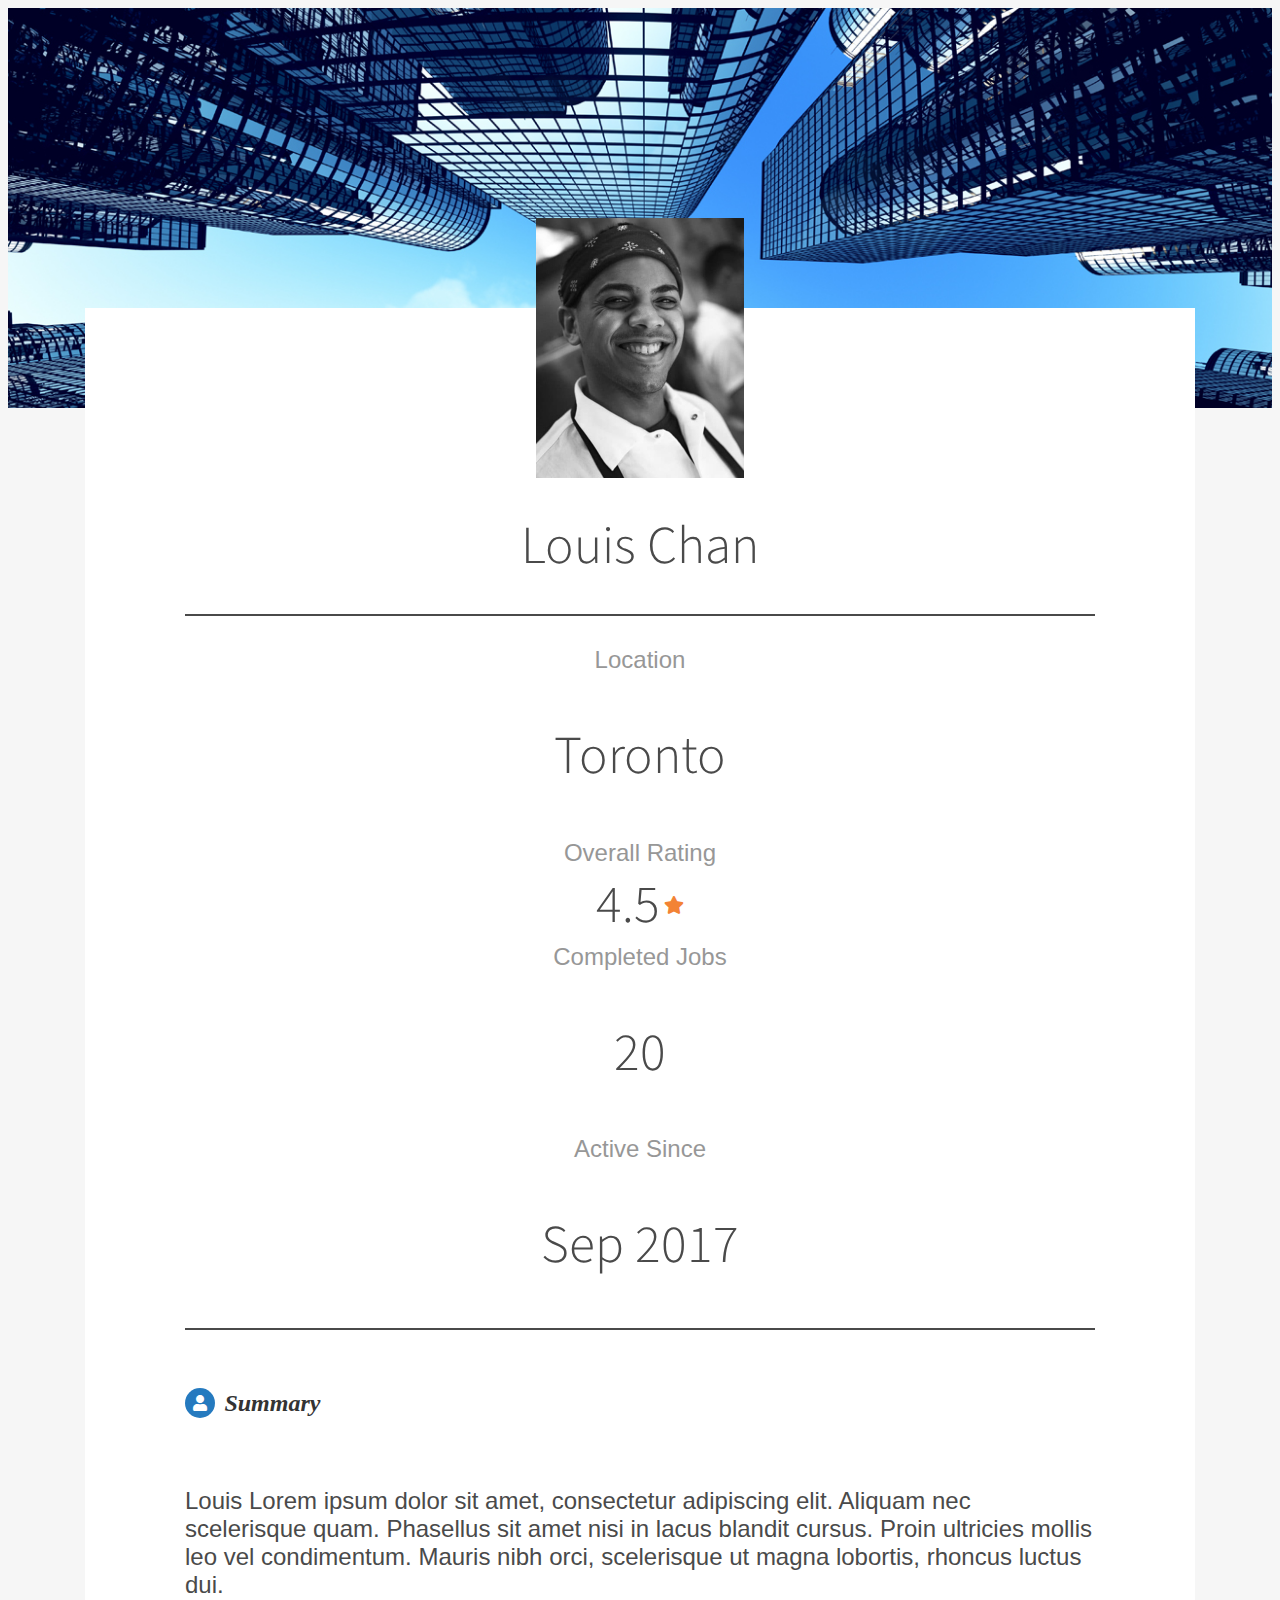
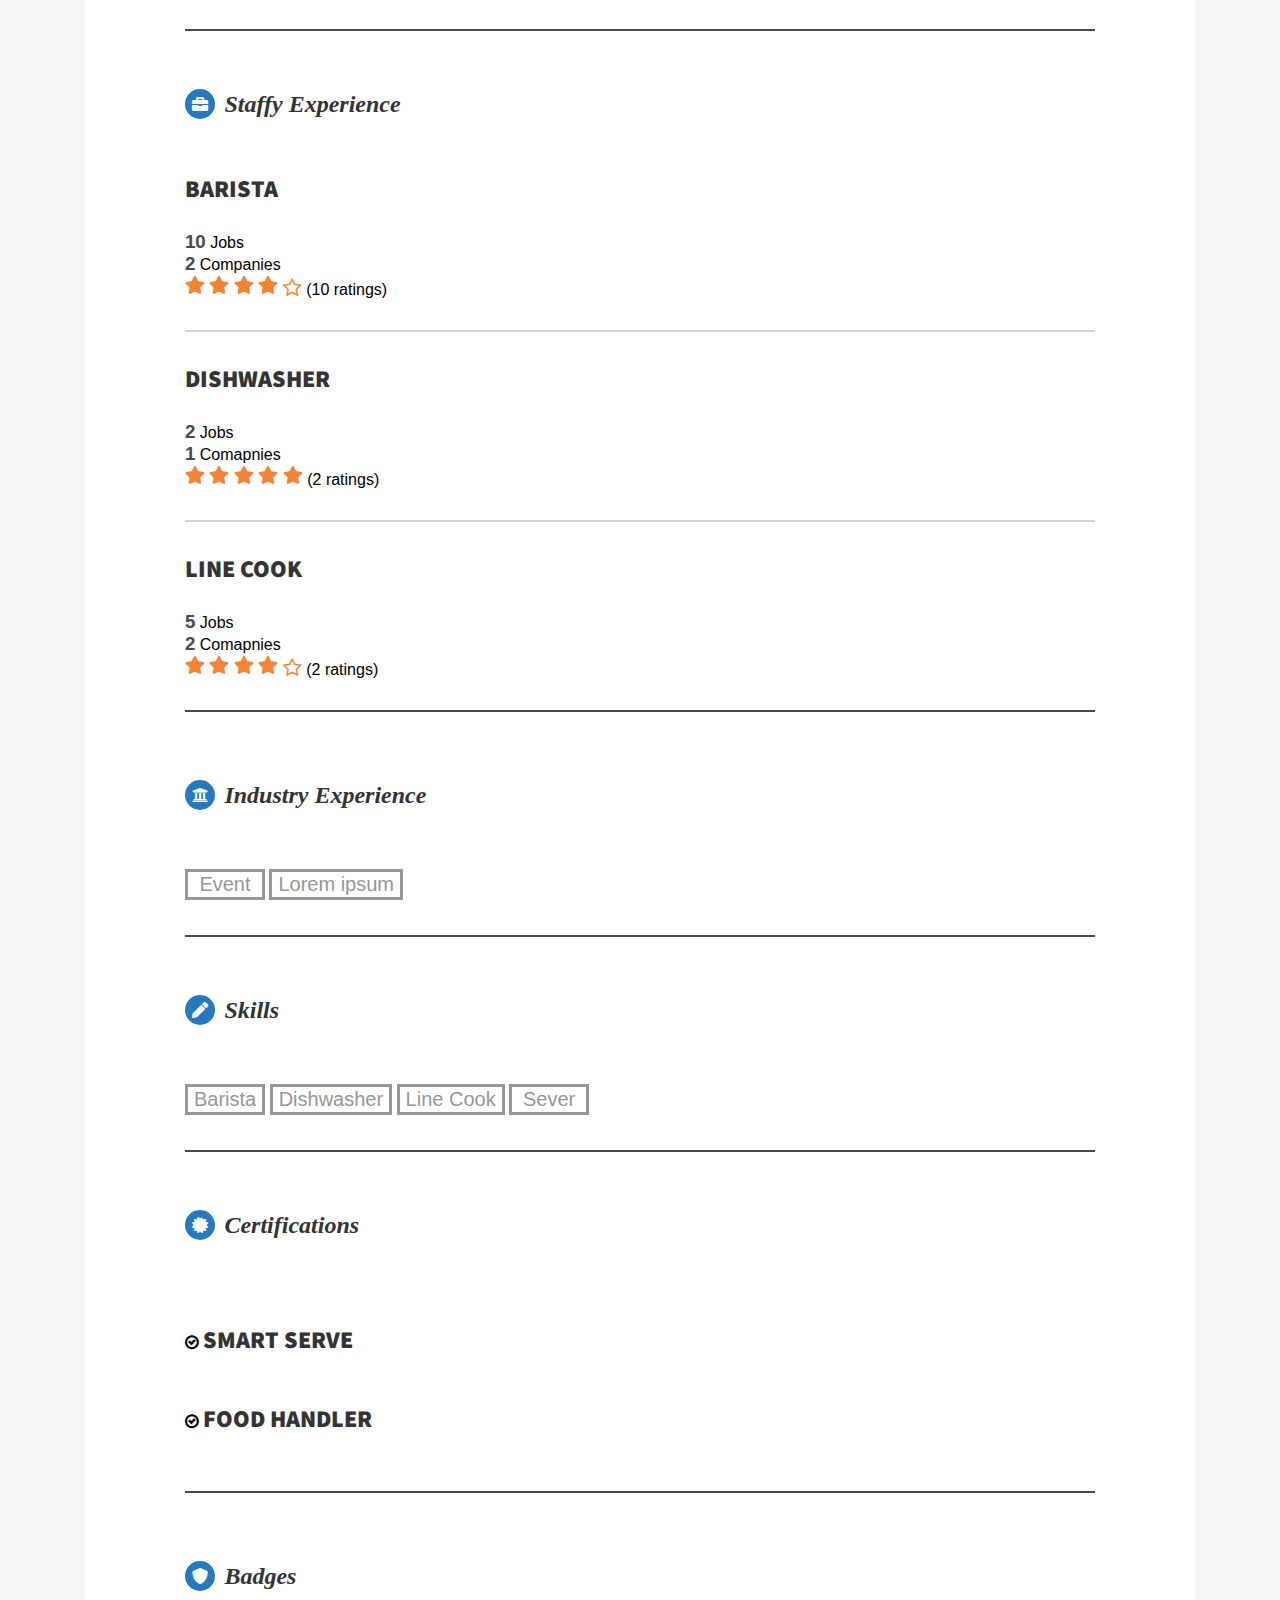
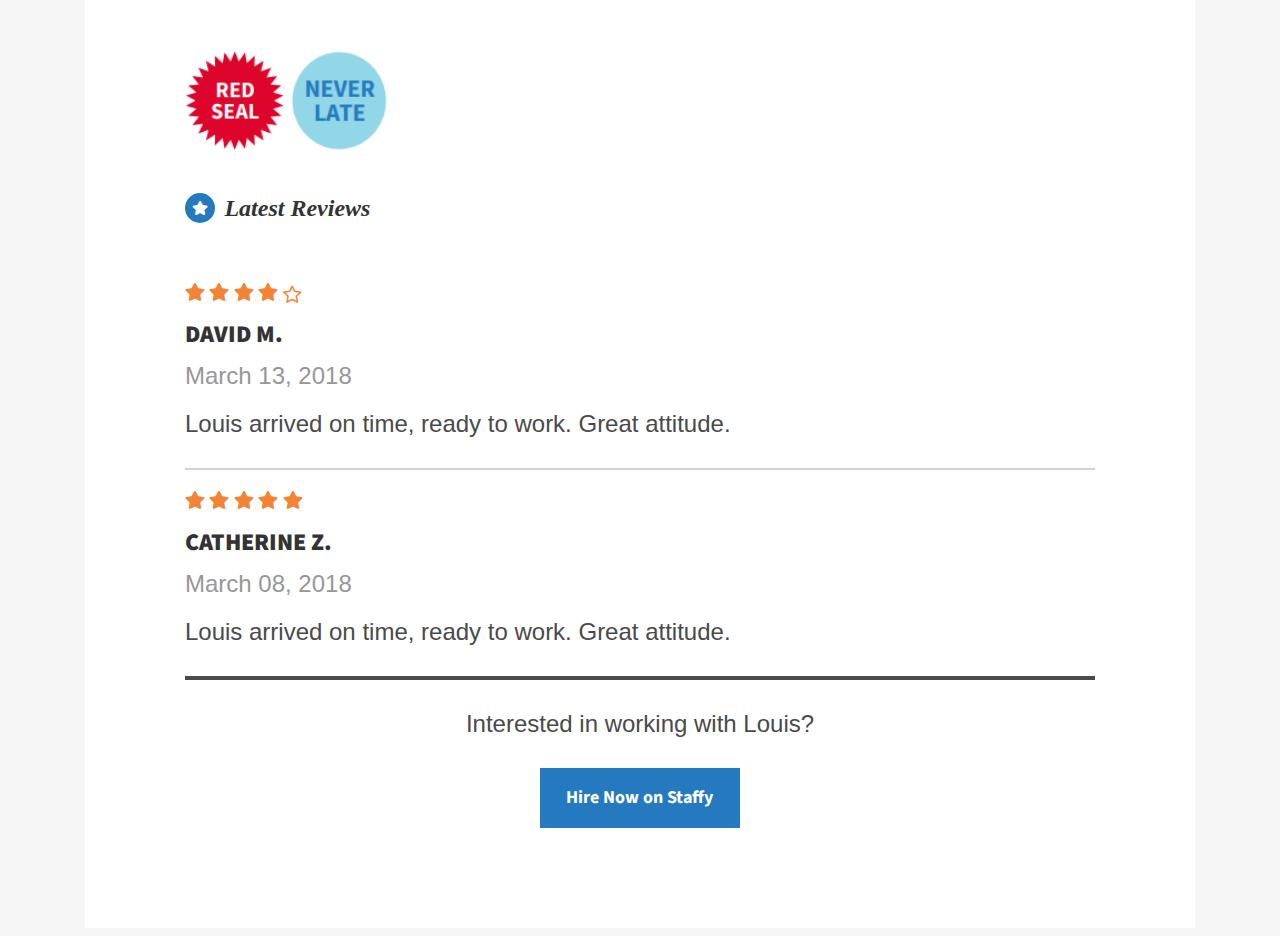
<file: index.html>
<!DOCTYPE html>
<html lang="en">
<head>
    <meta charset="UTF-8">
    <meta name="viewport" content="width=device-width, initial-scale=1.0">
    <meta http-equiv="X-UA-Compatible" content="ie=edge">
    <link href='https://fonts.google.com/specimen/Merriweather?selection.family=Merriweather' rel='stylesheet'>
    <link rel="stylesheet" href="./font-awesome-4.7.0/css/font-awesome.min.css">
    <link rel="stylesheet" href="staffy.css">
    <link rel="stylesheet" href="custom.css">
    <link rel="stylesheet" href="styles.css">
    <link rel="stylesheet" href="https://stackpath.bootstrapcdn.com/bootstrap/4.1.1/css/bootstrap.min.css" integrity="sha384-WskhaSGFgHYWDcbwN70/dfYBj47jz9qbsMId/iRN3ewGhXQFZCSftd1LZCfmhktB" crossorigin="anonymous">
<script src="https://stackpath.bootstrapcdn.com/bootstrap/4.1.1/js/bootstrap.min.js" integrity="sha384-smHYKdLADwkXOn1EmN1qk/HfnUcbVRZyYmZ4qpPea6sjB/pTJ0euyQp0Mk8ck+5T" crossorigin="anonymous"></script>
    <title>Document</title>
</head>
<body class="body">
    <div class="row">
       <div class="staffy_bg"></div>
       <div class="staff_container staffy-container-padding">
            <div class="staffer_profile_img" style="margin-left: auto;margin-right: auto;width: 260px;" >
                <div style="background: url('./img/cook.jpg') no-repeat center; height: 260px; width:260px;"></div>
            </div>
            <div class="staffer-profile">
                <h2 class="text-center margin-tb-30" style="color: #4A4A4A;">Louis Chan</h2>

                <div class="col-12-dark-divider"></div>

                <div class="row margin-top-30">
                    <div class="col-md-3 col-lg-3 col-md-12 text-center">
                        <div class="B6">Location</div>
                        <h2 class="mob-content-bottom-margin" style="color: #4A4A4A">Toronto</h2>
                    </div>
                    <div class="col-md-3 col-lg-3 col-md-12 text-center mob-content-bottom-margin">
                        <div class="B6">Overall Rating</div>
                        <h2 style="color:#4A4A4A; display: contents">4.5</h2>
                        <i data-icon="e" class="icon filled-stars v-al-middle" aria-hidden="true" style="vertical-align: super"></i>
                    </div>
                    <div class="col-md-3 col-lg-3 col-md-12 text-center">
                        <div class="B6">Completed Jobs</div>
                        <h2 style="color: #4A4A4A" class="mob-content-bottom-margin">20</h2>
                    </div>
                    <div class="col-md-3 col-lg-3 col-md-12 text-center">
                        <div class="B6">Active Since</div>
                        <h2 style="color: #4A4A4A;">Sep 2017</h2>
                    </div>
                </div>

                <div class="col-12-dark-divider margin-top-30"></div>

                <div class="margin-top-20">
                    <i data-icon="g" class="icon my-icon" aria-hidden="true"></i> 
                    <h5 class="inline-block">Summary</h5>

                    <div class="margin-tb-30">
                            <div class="B1">Louis Lorem ipsum dolor sit amet, consectetur adipiscing elit. Aliquam nec scelerisque quam.
                                    Phasellus sit amet nisi in lacus blandit cursus. Proin ultricies mollis leo vel condimentum. Mauris
                                    nibh orci, scelerisque ut magna lobortis, rhoncus luctus dui. </div>
                    </div>

                    <div class="col-12-dark-divider"></div>
                </div>

                <div class="margin-top-20 margin-bottom-30">
                        <i data-icon="c" class="icon my-icon" aria-hidden="true"></i>
                        <h5 class="inline-block margin-bottom-30">Staffy Experience</h5>
                        <div class="row margin-bottom-30">
                            <div class="col-md-3 col-lg-3 col-md-12">
                                <h3>Barista</h3>
                            </div>
                            <div class="col-6 col-md-3 col-lg-3 col-md-12">
                                    <span class="B3">10</span>
                                    <span>Jobs</span>
                                </div>
                                <div class="col-6 col-md-3 col-lg-3 col-md-12">
                                    <span class="B3">2</span>
                                    <span>Companies</span>
                            </div>
                            <div class="col-md-3 col-lg-3 col-md-12">
                                <span>
                                        <i data-icon="e" class="icon filled-stars" aria-hidden="true"></i>
                                        <i data-icon="e" class="icon filled-stars" aria-hidden="true"></i>
                                        <i data-icon="e" class="icon filled-stars" aria-hidden="true"></i>
                                        <i data-icon="e" class="icon filled-stars" aria-hidden="true"></i>
                                        <i class="fa fa-star-o unfilled-stars" aria-hidden="true"></i>
                                </span>
                                <span>(10 ratings)</span>
                            </div>
                        </div>

                        <div class="col-12-light-divider margin-bottom-30"></div>

                        <div class="row margin-bottom-30">
                                <div class="col-md-3 col-lg-3 col-md-12">
                                    <h3>Dishwasher</h3>
                                </div>
                                <div class="col-6 col-md-3 col-lg-3 col-md-12">
                                    <span class="B3">2</span>
                                    <span>Jobs</span>
                                </div>
                                <div class="col-6 col-md-3 col-lg-3 col-md-12">
                                    <span class="B3">1</span>
                                    <span>Comapnies</span>
                                </div>
                                <div class="col-md-3 col-lg-3 col-md-12">
                                    <span>
                                        <i data-icon="e" class="icon filled-stars" aria-hidden="true"></i>
                                        <i data-icon="e" class="icon filled-stars" aria-hidden="true"></i>
                                        <i data-icon="e" class="icon filled-stars" aria-hidden="true"></i>
                                        <i data-icon="e" class="icon filled-stars" aria-hidden="true"></i>
                                        <i data-icon="e" class="icon filled-stars" aria-hidden="true"></i>
                                    </span>
                                    <span>(2 ratings)</span>
                                </div>
                        </div>

                        <div class="col-12-light-divider margin-bottom-30"></div>

                        <div class="row">
                                <div class="col-md-3 col-lg-3 col-md-12">
                                    <h3>Line cook</h3>
                                </div>
                                <div class="col-6 col-md-3 col-lg-3 col-md-12">
                                    <span class="B3">5</span>
                                    <span>Jobs</span>
                                </div>
                                <div class="col-6 col-md-3 col-lg-3 col-md-12">
                                    <span class="B3">2</span>
                                    <span>Comapnies</span>
                                </div>
                                <div class="col-md-3 col-lg-3 col-md-12">
                                    <span>
                                        <i data-icon="e" class="icon filled-stars" aria-hidden="true"></i>
                                        <i data-icon="e" class="icon filled-stars" aria-hidden="true"></i>
                                        <i data-icon="e" class="icon filled-stars" aria-hidden="true"></i>
                                        <i data-icon="e" class="icon filled-stars" aria-hidden="true"></i>
                                        <i class="fa fa-star-o unfilled-stars" aria-hidden="true"></i>
                                    </span>
                                    <span>(2 ratings)</span>
                                </div>
                        </div>
                </div>

                <div class="col-12-dark-divider"></div>

                <div class="row margin-top-30">
                    <div class="col-md-6">
                        <i data-icon="d" class="icon my-icon" aria-hidden="true"></i>
                        <h5 class="inline-block">Industry Experience</h5>

                        <div class="margin-top-20">
                                <button class="B7 remove-shift-button">Event</button>
                                <button class="B7 remove-shift-button">Lorem ipsum</button>
                        </div>

                        <div class="col-12-dark-divider margin-top-30"></div>

                        <div class="margin-tb-20">
                            <i data-icon="f" class="icon my-icon" aria-hidden="true"></i>
                            <h5 class="inline-block">Skills</h5>
                        </div>

                        <div class="margin-bottom-30">
                                <button class="B7 remove-shift-button">Barista</button>
                                <button class="B7 remove-shift-button">Dishwasher</button>
                                <button class="B7 remove-shift-button">Line Cook</button> 
                                <button class="B7 remove-shift-button">Sever</button>
                        </div>

                        <div class="col-12-dark-divider"></div>

                        <div class="margin-tb-20">
                            <i data-icon="b" class="icon my-icon" aria-hidden="true"></i>
                            <h5 class="inline-block">Certifications</h5>
                        </div>

                        <div class="margin-bottom-30">
                            <i class="fa fa-check-circle-o" aria-hidden="true"></i>
                            <h3 class="inline-block margin-bottom-20">Smart Serve</h3> <br>

                            <i class="fa fa-check-circle-o" aria-hidden="true"></i>
                            <h3 class="inline-block">Food Handler</h3>
                        </div>

                        <div class="col-12-dark-divider margin-bottom-30"></div>

                        <div class="margin-bottom-20 ">
                            <i data-icon="a" class="icon my-icon" aria-hidden="true"></i>
                            <h5 class="inline-block">Badges</h5>
                        </div>

                        <div>
                            <div style="display: inline-block">
                                <img src="./img/red.png" width="100" height="100" alt="red-badge">
                            </div>
                            <div style="display: inline-block">
                                    <img src="./img/never.png" width="100" height="100" alt="red-badge">
                                </div>
                        </div>
                    </div>
                    <div class="col-md-6">
                        <div class="latest-reviews">
                                <div>
                                        <i data-icon="e" class="icon my-icon" aria-hidden="true"></i>
                                        <h5 class="inline-block">Latest Reviews</h5>
                                    </div>
            
                                    <div class="margin-top-20">
                                        <span>
                                            <i data-icon="e" class="icon filled-stars"  aria-hidden="true"></i>
                                            <i data-icon="e" class="icon filled-stars"  aria-hidden="true"></i>
                                            <i data-icon="e" class="icon filled-stars"  aria-hidden="true"></i>
                                            <i data-icon="e" class="icon filled-stars"  aria-hidden="true"></i>
                                            <i class="fa fa-star-o unfilled-stars" aria-hidden="true"></i>
                                        </span>
                                    </div>
            
                                    <h3 class="margin-tb-10">David M.</h3>
                                    <div class="B6 margin-bottom-20">March 13, 2018</div>
                                    <div class="B1">Louis arrived on time, ready to work.
                                            Great attitude.</div>
                                    <div class="col-12-light-divider margin-top-30"></div>
                        </div>

                        <div>
            
                                    <div class="margin-top-20">
                                        <span>
                                            <i data-icon="e" class="icon filled-stars" aria-hidden="true"></i>
                                            <i data-icon="e" class="icon filled-stars" aria-hidden="true"></i>
                                            <i data-icon="e" class="icon filled-stars" aria-hidden="true"></i>
                                            <i data-icon="e" class="icon filled-stars" aria-hidden="true"></i>
                                            <i data-icon="e" class="icon filled-stars" aria-hidden="true"></i>
                                        </span>
                                    </div>
            
                                    <h3 class="margin-tb-10">CATHERINE Z.</h3>
                                    <div class="B6 margin-bottom-20">March 08, 2018</div>
                                    <div class="B1">Louis arrived on time, ready to work.
                                            Great attitude.</div>
                        </div>
                    </div>
                </div>

                <div class="col-12-dark-divider-2px margin-top-30"></div>

                <div class="B1 margin-tb-30 text-center">Interested in working with Louis?</div>

                <div class="create-broadcast-container text-center">
                    <Button class="add-new-shift-button hire-staffy">Hire Now on Staffy</Button>
                </div>
            </div>
       </div>
    </div>

    <script>(function() {
        var glyphs, i, len, ref;
      
        ref = document.getElementsByClassName('glyphs');
        for (i = 0, len = ref.length; i < len; i++) {
          glyphs = ref[i];
          glyphs.addEventListener('click', function(event) {
            if (event.target.tagName === 'INPUT') {
              return event.target.select();
            }
          });
        }
      
      }).call(this);
      
          </script>
</body>
</html>
</file>
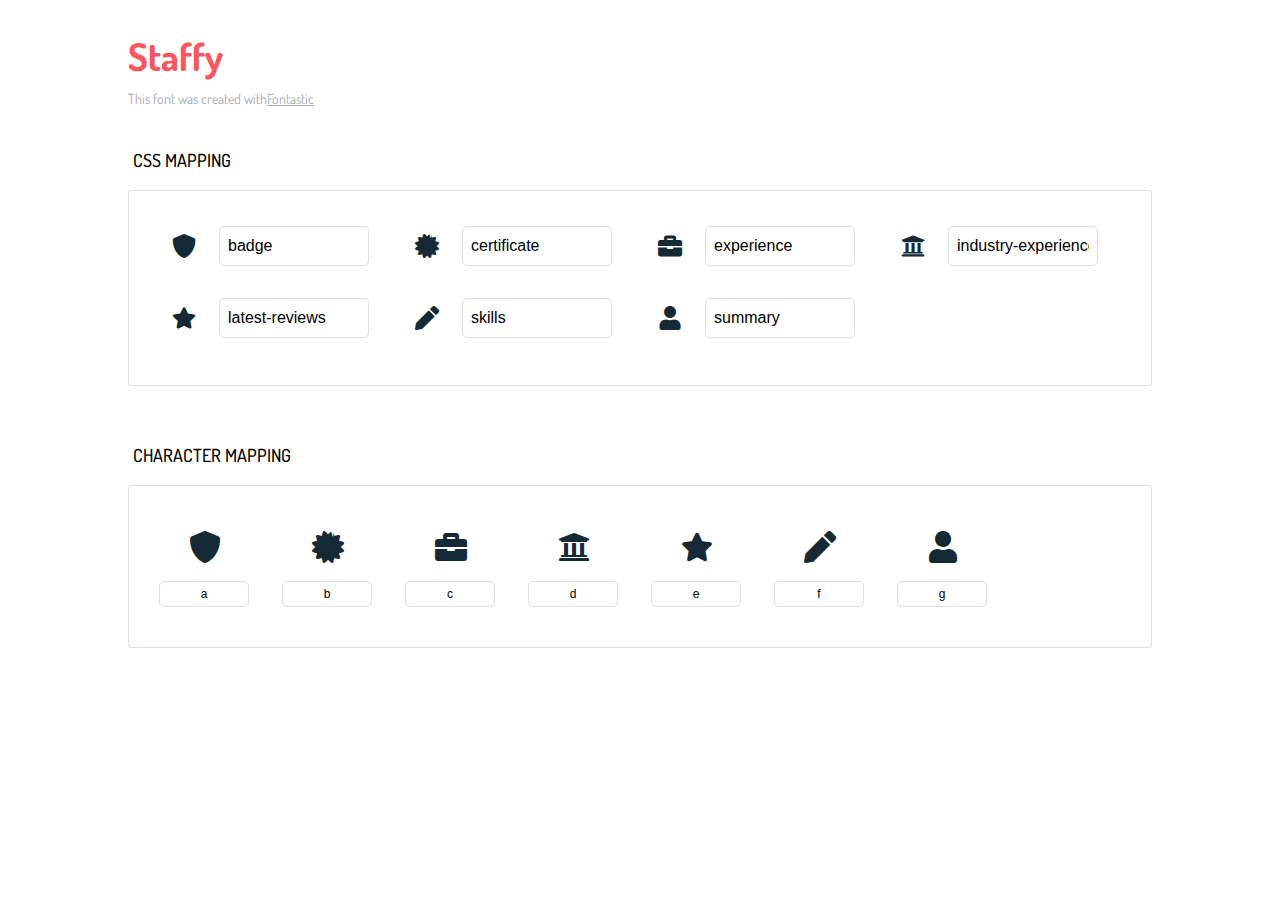
<file: icons-reference.html>
<!DOCTYPE html>
<html lang="en">
  <head>
    <meta charset="utf-8">
    <meta http-equiv="X-UA-Compatible" content="IE=edge,chrome=1">
    <meta name="viewport" content="width=device-width,initial-scale=1">
    <title>Font Reference - Staffy</title>
    <link href="http://fonts.googleapis.com/css?family=Dosis:400,500,700" rel="stylesheet" type="text/css">
    <link rel="stylesheet" href="styles.css">
    <style type="text/css">html,body,div,span,applet,object,iframe,h1,h2,h3,h4,h5,h6,p,blockquote,pre,a,abbr,acronym,address,big,cite,code,del,dfn,em,img,ins,kbd,q,s,samp,small,strike,strong,sub,sup,tt,var,dl,dt,dd,ol,ul,li,fieldset,form,label,legend,table,caption,tbody,tfoot,thead,tr,th,td{margin:0;padding:0;border:0;outline:0;font-weight:inherit;font-style:inherit;font-family:inherit;font-size:100%;vertical-align:baseline}body{line-height:1;color:#000;background:#fff}ol,ul{list-style:none}table{border-collapse:separate;border-spacing:0;vertical-align:middle}caption,th,td{text-align:left;font-weight:normal;vertical-align:middle}a img{border:none}*{-webkit-box-sizing:border-box;-moz-box-sizing:border-box;box-sizing:border-box}body{font-family:'Dosis','Tahoma',sans-serif}.container{margin:15px auto;width:80%}h1{margin:40px 0 20px;font-weight:700;font-size:38px;line-height:32px;color:#fb565e}h2{font-size:18px;padding:0 0 21px 5px;margin:45px 0 0 0;text-transform:uppercase;font-weight:500}.small{font-size:14px;color:#a5adb4;}.small a{color:#a5adb4;}.small a:hover{color:#fb565e}.glyphs.character-mapping{margin:0 0 20px 0;padding:20px 0 20px 30px;color:rgba(0,0,0,0.5);border:1px solid #d8e0e5;-webkit-border-radius:3px;border-radius:3px;}.glyphs.character-mapping li{margin:0 30px 20px 0;display:inline-block;width:90px}.glyphs.character-mapping .icon{margin:10px 0 10px 15px;padding:15px;position:relative;width:55px;height:55px;color:#162a36 !important;overflow:hidden;-webkit-border-radius:3px;border-radius:3px;font-size:32px;}.glyphs.character-mapping .icon svg{fill:#000}.glyphs.character-mapping input{margin:0;padding:5px 0;line-height:12px;font-size:12px;display:block;width:100%;border:1px solid #d8e0e5;-webkit-border-radius:5px;border-radius:5px;text-align:center;outline:0;}.glyphs.character-mapping input:focus{border:1px solid #fbde4a;-webkit-box-shadow:inset 0 0 3px #fbde4a;box-shadow:inset 0 0 3px #fbde4a}.glyphs.character-mapping input:hover{-webkit-box-shadow:inset 0 0 3px #fbde4a;box-shadow:inset 0 0 3px #fbde4a}.glyphs.css-mapping{margin:0 0 60px 0;padding:30px 0 20px 30px;color:rgba(0,0,0,0.5);border:1px solid #d8e0e5;-webkit-border-radius:3px;border-radius:3px;}.glyphs.css-mapping li{margin:0 30px 20px 0;padding:0;display:inline-block;overflow:hidden}.glyphs.css-mapping .icon{margin:0;margin-right:10px;padding:13px;height:50px;width:50px;color:#162a36 !important;overflow:hidden;float:left;font-size:24px}.glyphs.css-mapping input{margin:0;margin-top:5px;padding:8px;line-height:16px;font-size:16px;display:block;width:150px;height:40px;border:1px solid #d8e0e5;-webkit-border-radius:5px;border-radius:5px;background:#fff;outline:0;float:right;}.glyphs.css-mapping input:focus{border:1px solid #fbde4a;-webkit-box-shadow:inset 0 0 3px #fbde4a;box-shadow:inset 0 0 3px #fbde4a}.glyphs.css-mapping input:hover{-webkit-box-shadow:inset 0 0 3px #fbde4a;box-shadow:inset 0 0 3px #fbde4a}</style>
  </head>
  <body>
    <div class="container">
      <h1>Staffy</h1>
      <p class="small">This font was created with<a href="http://fontastic.me/">Fontastic</a></p>
      <h2>CSS mapping</h2>
      <ul class="glyphs css-mapping">
        <li>
          <div class="icon icon-badge"></div>
          <input type="text" readonly="readonly" value="badge">
        </li>
        <li>
          <div class="icon icon-certificate"></div>
          <input type="text" readonly="readonly" value="certificate">
        </li>
        <li>
          <div class="icon icon-experience"></div>
          <input type="text" readonly="readonly" value="experience">
        </li>
        <li>
          <div class="icon icon-industry-experience"></div>
          <input type="text" readonly="readonly" value="industry-experience">
        </li>
        <li>
          <div class="icon icon-latest-reviews"></div>
          <input type="text" readonly="readonly" value="latest-reviews">
        </li>
        <li>
          <div class="icon icon-skills"></div>
          <input type="text" readonly="readonly" value="skills">
        </li>
        <li>
          <div class="icon icon-summary"></div>
          <input type="text" readonly="readonly" value="summary">
        </li>
      </ul>
      <h2>Character mapping</h2>
      <ul class="glyphs character-mapping">
        <li>
          <div data-icon="a" class="icon"></div>
          <input type="text" readonly="readonly" value="a">
        </li>
        <li>
          <div data-icon="b" class="icon"></div>
          <input type="text" readonly="readonly" value="b">
        </li>
        <li>
          <div data-icon="c" class="icon"></div>
          <input type="text" readonly="readonly" value="c">
        </li>
        <li>
          <div data-icon="d" class="icon"></div>
          <input type="text" readonly="readonly" value="d">
        </li>
        <li>
          <div data-icon="e" class="icon"></div>
          <input type="text" readonly="readonly" value="e">
        </li>
        <li>
          <div data-icon="f" class="icon"></div>
          <input type="text" readonly="readonly" value="f">
        </li>
        <li>
          <div data-icon="g" class="icon"></div>
          <input type="text" readonly="readonly" value="g">
        </li>
      </ul>
    </div>
    <script>(function() {
  var glyphs, i, len, ref;

  ref = document.getElementsByClassName('glyphs');
  for (i = 0, len = ref.length; i < len; i++) {
    glyphs = ref[i];
    glyphs.addEventListener('click', function(event) {
      if (event.target.tagName === 'INPUT') {
        return event.target.select();
      }
    });
  }

}).call(this);

    </script>
  </body>
</html>
</file>
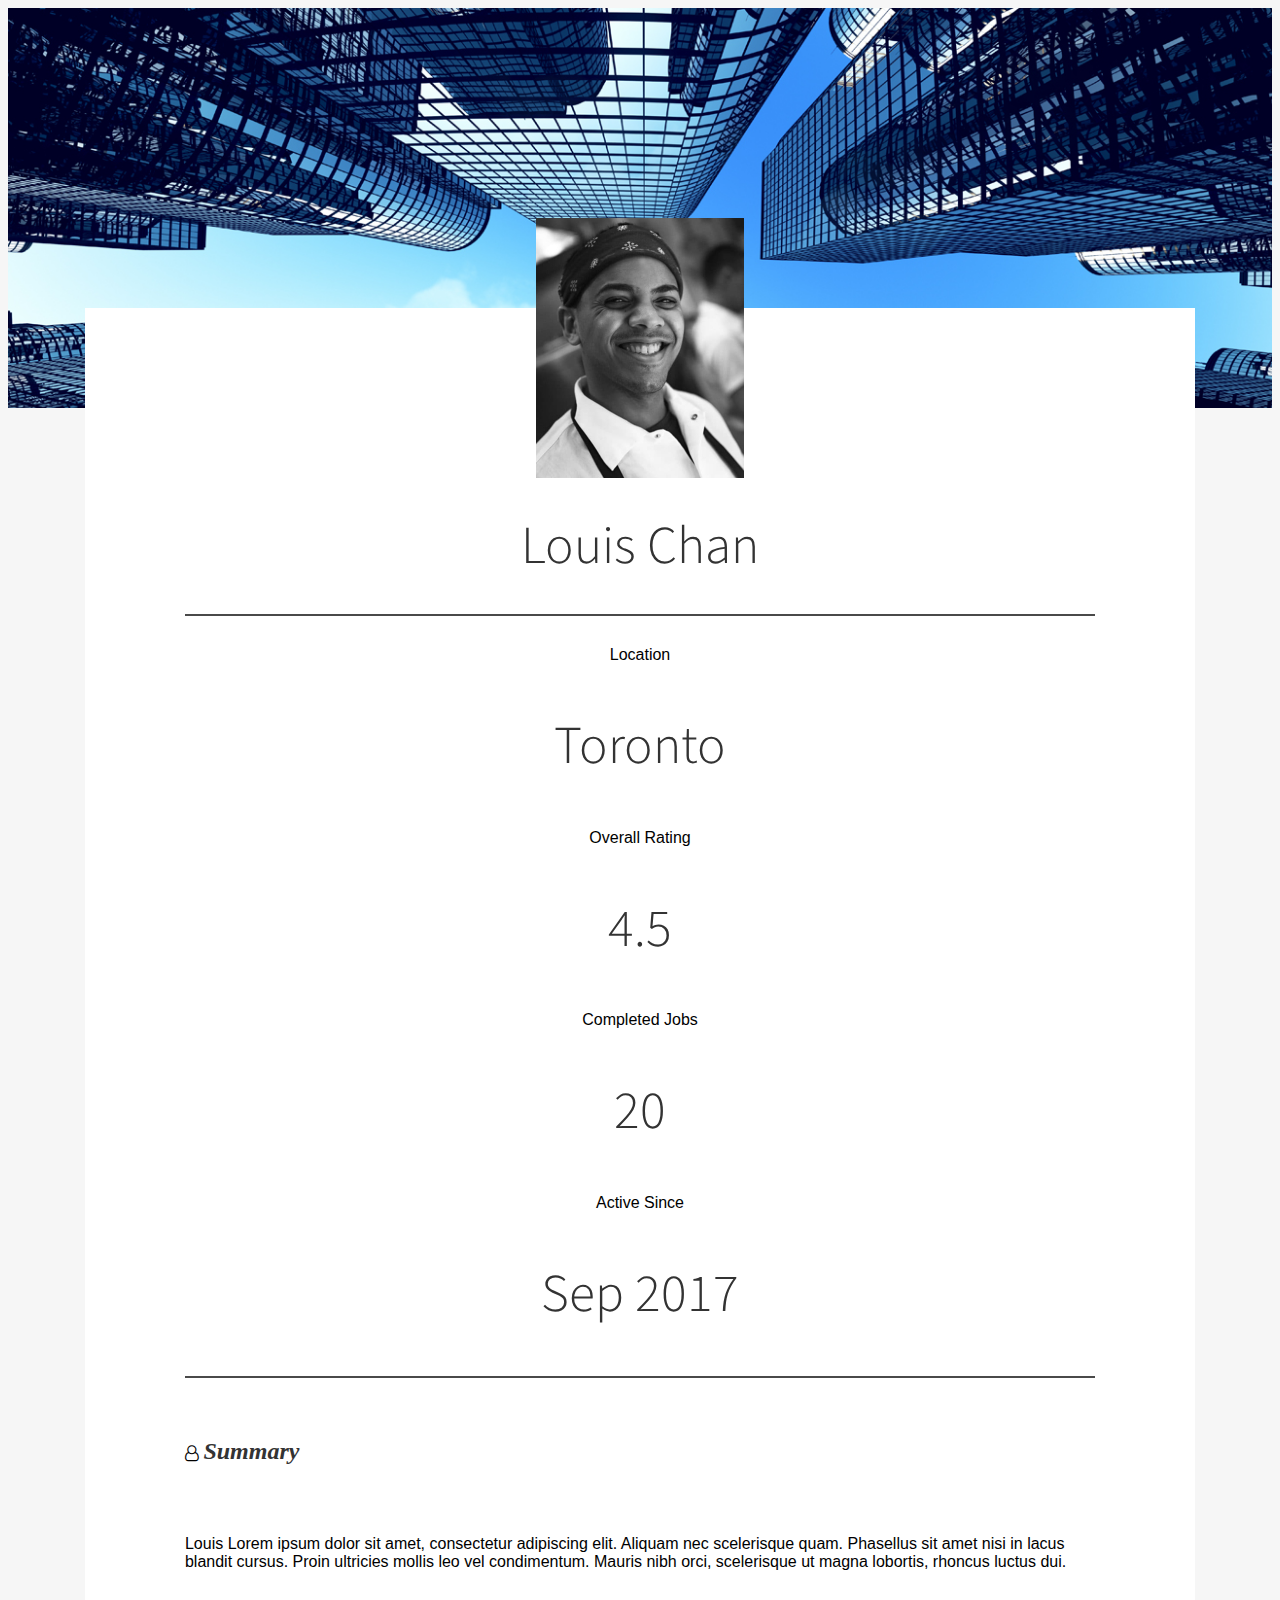
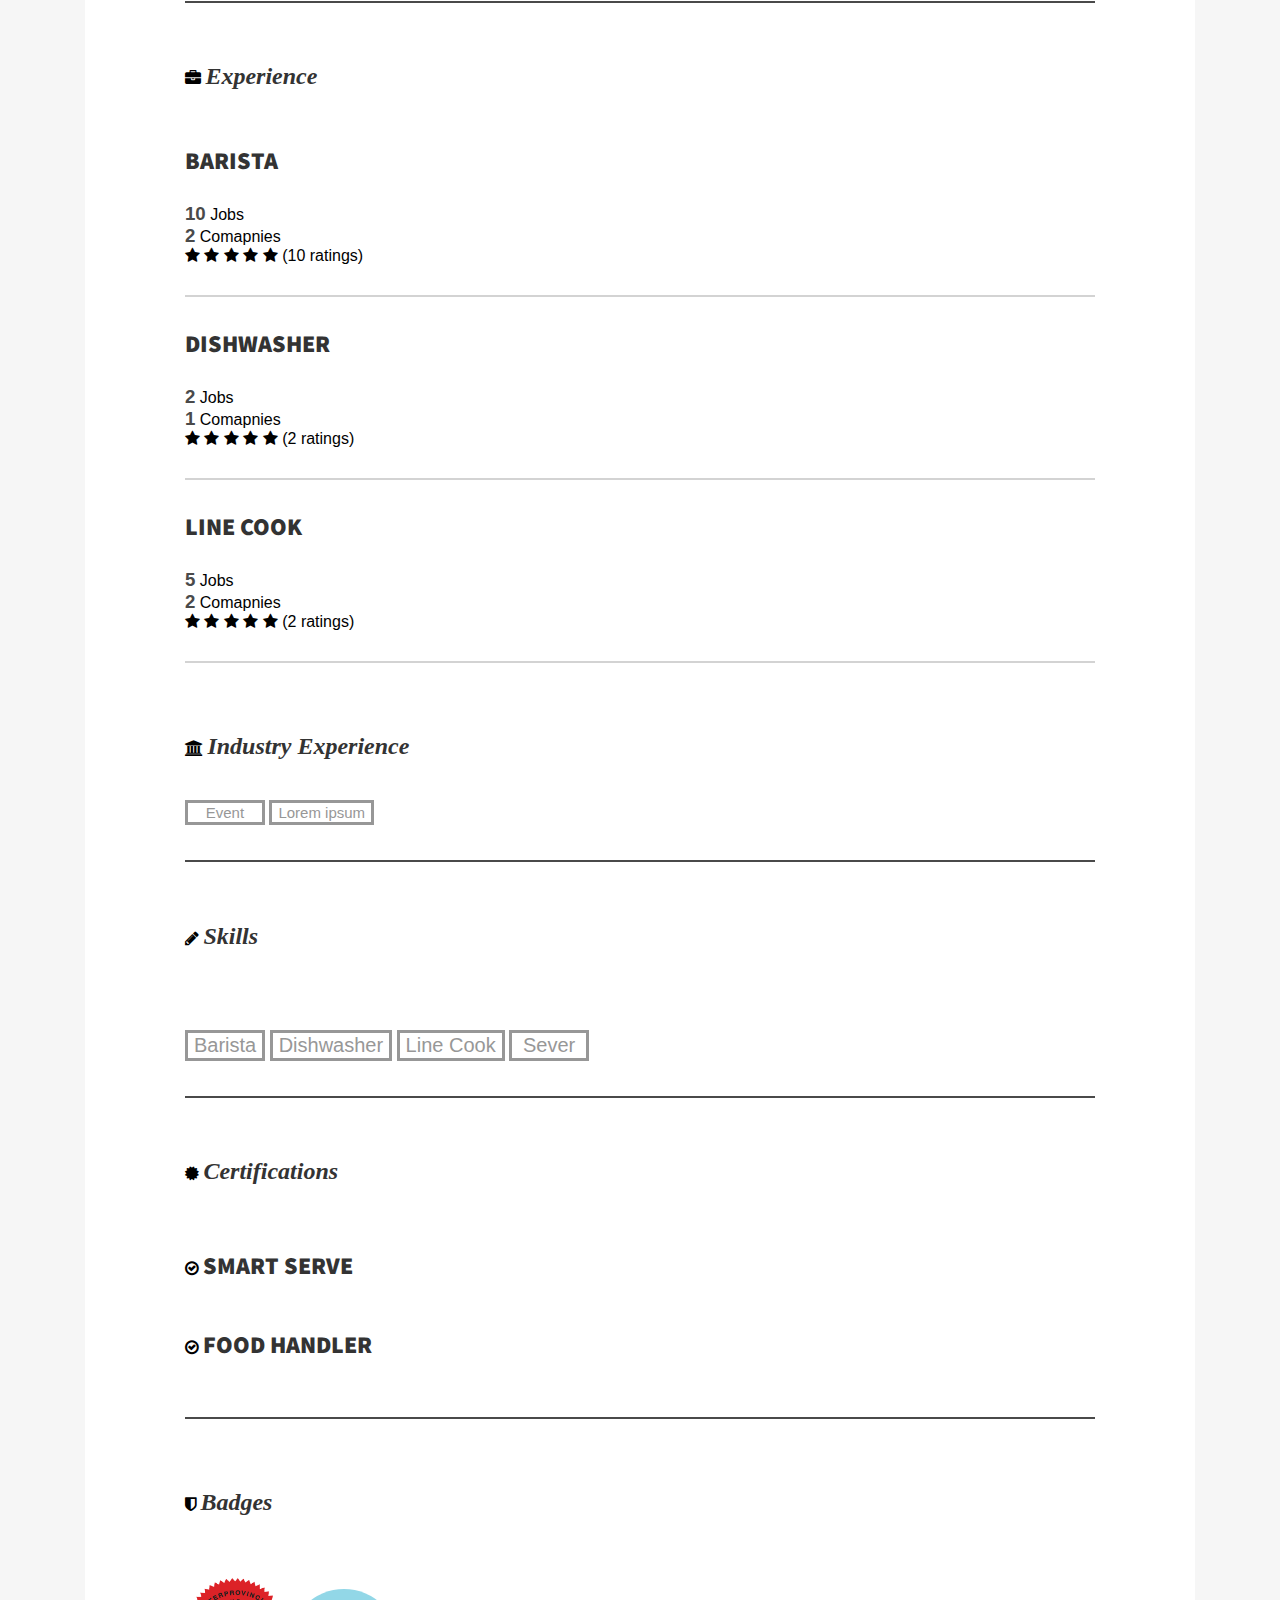
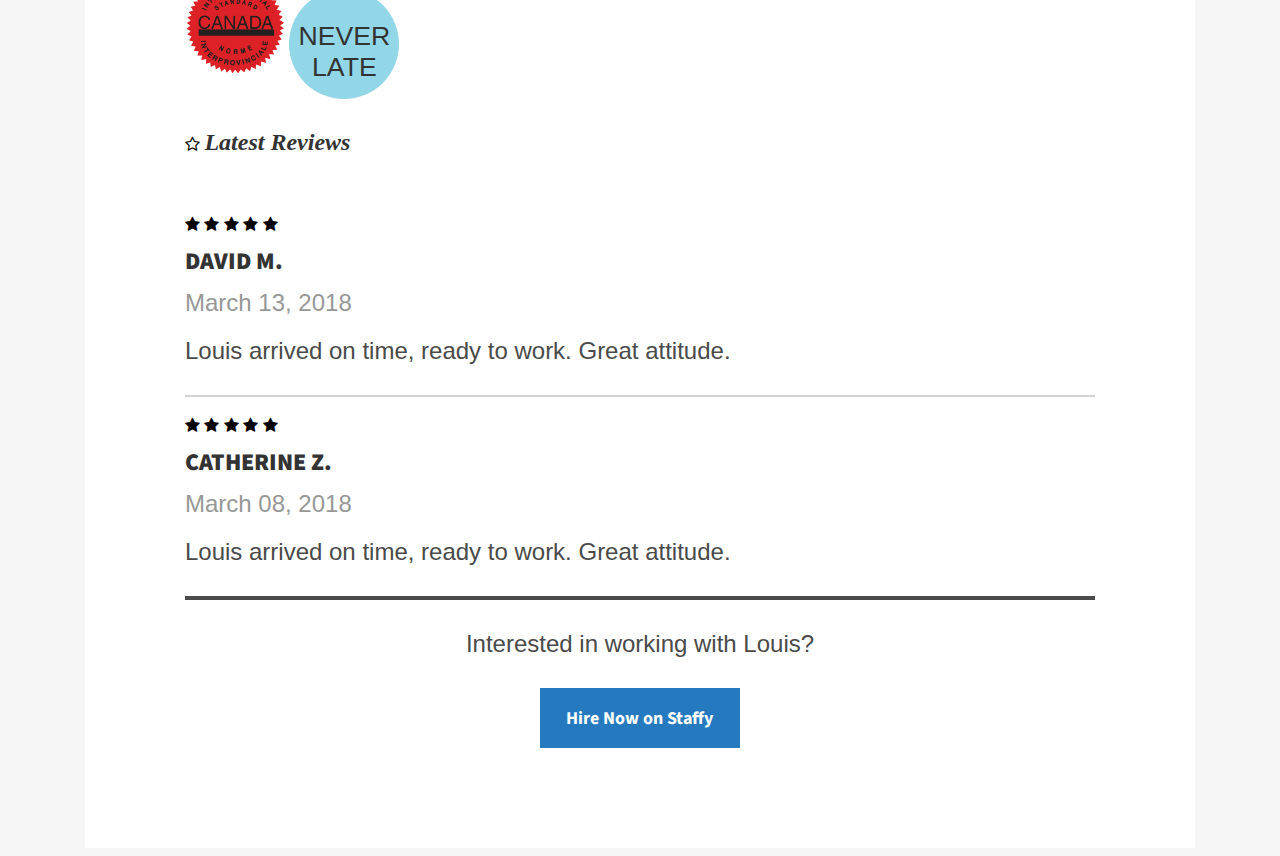
<file: staffyprofile.html>
<!DOCTYPE html>
<html lang="en">
<head>
    <meta charset="UTF-8">
    <meta name="viewport" content="width=device-width, initial-scale=1.0">
    <meta http-equiv="X-UA-Compatible" content="ie=edge">
    <link rel="stylesheet" href="./font-awesome-4.7.0/css/font-awesome.min.css">
    <link rel="stylesheet" href="staffy.css">
    <link rel="stylesheet" href="custom.css">
    <link rel="stylesheet" href="https://stackpath.bootstrapcdn.com/bootstrap/4.1.1/css/bootstrap.min.css" integrity="sha384-WskhaSGFgHYWDcbwN70/dfYBj47jz9qbsMId/iRN3ewGhXQFZCSftd1LZCfmhktB" crossorigin="anonymous">
<script src="https://stackpath.bootstrapcdn.com/bootstrap/4.1.1/js/bootstrap.min.js" integrity="sha384-smHYKdLADwkXOn1EmN1qk/HfnUcbVRZyYmZ4qpPea6sjB/pTJ0euyQp0Mk8ck+5T" crossorigin="anonymous"></script>
    <title>Document</title>
</head>
<body>
    <div class="row">
       <div class="staffy_bg"></div>
       <div class="staff_container staffy-container-padding">
            <div class="staffer_profile_img" style="margin-left: auto;margin-right: auto;width: 260px;" >
                <div style="background: url('./img/cook.jpg') no-repeat center; height: 260px; width:260px;"></div>
            </div>
            <div class="staffer-profile ">
                <h2 class="text-center margin-tb-30">Louis Chan</h2>

                <div class="col-12-dark-divider"></div>

                <div class="row">
                    <div class="col-md-3 col-lg-3 col-md-12  text-center margin-top-30">
                        <B6>Location</B6>
                        <h2>Toronto</h2>
                    </div>
                    <div class="col-md-3 col-lg-3 col-md-12 text-center margin-top-30">
                        <B6>Overall Rating</B6>
                        <h2>4.5</h2>
                    </div>
                    <div class="col-md-3 col-lg-3 col-md-12 text-center margin-top-30">
                        <B6>Completed Jobs</B6>
                        <h2>20</h2>
                    </div>
                    <div class="col-md-3 col-lg-3 col-md-12  text-center margin-top-30">
                        <B6>Active Since</B6>
                        <h2>Sep 2017</h2>
                    </div>
                </div>

                <div class="col-12-dark-divider margin-top-30"></div>

                <div class="margin-top-20">
                    <i class="fa fa-user-o summary-heading" aria-hidden="true"></i> 
                    <h5 class="inline-block">Summary</h5>

                    <div class="margin-top-30 margin-bottom-30 ">
                            <B1>Louis Lorem ipsum dolor sit amet, consectetur adipiscing elit. Aliquam nec scelerisque quam.
                                    Phasellus sit amet nisi in lacus blandit cursus. Proin ultricies mollis leo vel condimentum. Mauris
                                    nibh orci, scelerisque ut magna lobortis, rhoncus luctus dui. </B1>
                    </div>

                    <div class="col-12-dark-divider"></div>
                </div>

                <div class="margin-top-20 margin-bottom-30">
                        <i class="fa fa-briefcase summary-heading" aria-hidden="true"></i>
                        <h5 class="inline-block margin-bottom-30">Experience</h5>
                        <div class="row margin-bottom-30">
                            <div class="col-md-3">
                                <h3>Barista</h3>
                            </div>
                            <div class="col-md-3">
                                <span class="B3">10</span>
                                <span>Jobs</span>
                            </div>
                            <div class="col-md-3">
                                <span class="B3">2</span>
                                <span>Comapnies</span>
                            </div>
                            <div class="col-md-3">
                                <span>
                                        <i class="fa fa-star" aria-hidden="true"></i>
                                        <i class="fa fa-star" aria-hidden="true"></i>
                                        <i class="fa fa-star" aria-hidden="true"></i>
                                        <i class="fa fa-star" aria-hidden="true"></i>
                                        <i class="fa fa-star" aria-hidden="true"></i>
                                </span>
                                <span>(10 ratings)</span>
                            </div>
                        </div>

                        <div class="col-12-light-divider margin-bottom-30"></div>

                        <div class="row margin-bottom-30">
                                <div class="col-md-3">
                                    <h3>Dishwasher</h3>
                                </div>
                                <div class="col-md-3">
                                    <span class="B3">2</span>
                                    <span>Jobs</span>
                                </div>
                                <div class="col-md-3">
                                    <span class="B3">1</span>
                                    <span>Comapnies</span>
                                </div>
                                <div class="col-md-3">
                                    <span>
                                            <i class="fa fa-star" aria-hidden="true"></i>
                                            <i class="fa fa-star" aria-hidden="true"></i>
                                            <i class="fa fa-star" aria-hidden="true"></i>
                                            <i class="fa fa-star" aria-hidden="true"></i>
                                            <i class="fa fa-star" aria-hidden="true"></i>
                                    </span>
                                    <span>(2 ratings)</span>
                                </div>
                        </div>

                        <div class="col-12-light-divider margin-bottom-30"></div>

                        <div class="row">
                                <div class="col-md-3">
                                    <h3>Line cook</h3>
                                </div>
                                <div class="col-md-3">
                                    <span class="B3">5</span>
                                    <span>Jobs</span>
                                </div>
                                <div class="col-md-3">
                                    <span class="B3">2</span>
                                    <span>Comapnies</span>
                                </div>
                                <div class="col-md-3">
                                    <span>
                                            <i class="fa fa-star" aria-hidden="true"></i>
                                            <i class="fa fa-star" aria-hidden="true"></i>
                                            <i class="fa fa-star" aria-hidden="true"></i>
                                            <i class="fa fa-star" aria-hidden="true"></i>
                                            <i class="fa fa-star" aria-hidden="true"></i>
                                    </span>
                                    <span>(2 ratings)</span>
                                </div>
                        </div>
                </div>

                <div class="col-12-light-divider"></div>

                <div class="row margin-top-30">
                    <div class="col-md-6">
                        <i class="fa fa-university summary-heading" aria-hidden="true"></i>
                        <h5 class="inline-block margin-bottom-20">Industry Experience</h5>

                        <div class="margin-top-20">
                                <button class="remove-shift-button">Event</button>
                                <button class="remove-shift-button">Lorem ipsum</button>
                        </div>

                        <div class="col-12-dark-divider margin-top-30"></div>

                        <div class="margin-top-20 margin-bottom-20">
                            <i class="fa fa-pencil summary-heading" aria-hidden="true"></i>
                            <h5 class="inline-block">Skills</h5>
                        </div>

                        <div class="margin-bottom-30">
                                <button class="B7 remove-shift-button">Barista</button>
                                <button class="B7 remove-shift-button">Dishwasher</button>
                                <button class="B7 remove-shift-button">Line Cook</button>
                                <button class="B7 remove-shift-button margin-top-20">Sever</button>
                        </div>

                        <div class="col-12-dark-divider"></div>

                        <div class="margin-top-20 margin-bottom-20">
                            <i class="fa fa-certificate summary-heading" aria-hidden="true"></i>
                            <h5 class="inline-block margin-bottom-20">Certifications</h5>
                        </div>

                        <div class="margin-bottom-30">
                            <i class="fa fa-check-circle-o" aria-hidden="true"></i>
                            <h3 class="inline-block margin-bottom-20">Smart Serve</h3> <br>

                            <i class="fa fa-check-circle-o" aria-hidden="true"></i>
                            <h3 class="inline-block">Food Handler</h3>
                        </div>

                        <div class="col-12-dark-divider margin-bottom-30"></div>

                        <div class="margin-bottom-20 ">
                            <i class="fa fa-shield summary-heading" aria-hidden="true"></i>
                            <h5 class="inline-block">Badges</h5>
                        </div>

                        <div>
                            <div style="display: inline-block">
                                <img src="./img/red-seal.png" width="100" height="100" alt="red-badge">
                            </div>
                            <div style=" display: inline-block; max-width: 100px; max-height: 100px;">
                                <div class="inline-block never-late">
                                    <p class="myP text-center inline-block">Never Late</p></div>
                            </div>
                        </div>
                    </div>
                    <div class="col-md-6">
                        <div >
                                <div>
                                        <i class="fa fa-star-o summary-heading" aria-hidden="true"></i>
                                        <h5 class="inline-block">Latest Reviews</h5>
                                    </div>
            
                                    <div class="margin-top-20">
                                        <span>
                                            <i class="fa fa-star" aria-hidden="true"></i>
                                            <i class="fa fa-star" aria-hidden="true"></i>
                                            <i class="fa fa-star" aria-hidden="true"></i>
                                            <i class="fa fa-star" aria-hidden="true"></i>
                                            <i class="fa fa-star" aria-hidden="true"></i>
                                        </span>
                                    </div>
            
                                    <h3 class="margin-tb-10">David M.</h3>
                                    <div class="B6 margin-bottom-20">March 13, 2018</div>
                                    <div class="B1">Louis arrived on time, ready to work.
                                            Great attitude.</div>
                                    <div class="col-12-light-divider margin-top-30"></div>
                        </div>

                        <div>
            
                                    <div class="margin-top-20">
                                        <span>
                                            <i class="fa fa-star" aria-hidden="true"></i>
                                            <i class="fa fa-star" aria-hidden="true"></i>
                                            <i class="fa fa-star" aria-hidden="true"></i>
                                            <i class="fa fa-star" aria-hidden="true"></i>
                                            <i class="fa fa-star" aria-hidden="true"></i>
                                        </span>
                                    </div>
            
                                    <h3 class="margin-tb-10">CATHERINE Z.</h3>
                                    <div class="B6 margin-bottom-20">March 08, 2018</div>
                                    <div class="B1">Louis arrived on time, ready to work.
                                            Great attitude.</div>
                        </div>
                    </div>
                </div>

                <div class="col-12-dark-divider-2px margin-top-30"></div>

                <div class="B1 margin-tb-30 text-center">Interested in working with Louis?</div>

                <div class="create-broadcast-container text-center">
                    <Button class="add-new-shift-button hire-staffy">Hire Now on Staffy</Button>
                </div>
            </div>
       </div>
    </div>
</body>
</html>
</file>
<file: staffy.css>
body{
    background-color: #F6F6F6!important;
}

.staffy_bg{
    background-image: url('./img/staffy_cover.jpg');
    width: 100%;
    height: 400px;
    background-size: cover;
}

.staff_container{
    background-color: white;
    margin: -100px auto 0 auto;
    width: 72%;
    padding: 100px;
}

.staffer_profile_img{
   margin-top: -190px;
   text-align: center
}

.text-center{
    text-align: center
}

.body .row{
    margin-left: 0 !important;
    margin-right: 0 !important
}


/* 
new Design for staffer-profile
*/


/* Background Color Variables */


.staffy-blue-backgroundC .staffer-blue-textC{
    background-color: #257ABF
}

.staffy-darkblue-backgroundC .staffer-darkblue-textC{
    background-color: #084C83
}

.staffy-skyblue-backgroundC .staffer-skyblue-textC{
    background-color: #92D7E7
}

.staffy-charcoal-backgroundC .staffer-charcoal-textC{
    background-color: #92D7E7
}

.staffy-darkgrey-backgroundC .staffer-darkgrey-textC{
    background-color: #979797
}

.staffy-lightgrey-backgroundC .lightgrey-textC{
    background-color: #DDDDDD;
}

.staffy-grey-backgroundC .staffer-grey-textC{
    background-color: #F6F6F6
}

.staffy-white-backgroundC .staffer-white-textC{
    background-color: #FFFFFF
}

.staffy-orange-backgroundC .staffer-orange-textC{
    background-color: #F38335
}

.staffy-lightorange-backgroundC .staffer-lightorange-textC{
    background-color: #FED7BC
}

.staffy-red-backgroundC .staffer-red-textC{
    background-color: #DD052B
}


/* 
    Typography
*/

/* Headers */

.staffer-profile h1, .staffer-profile h2, .staffer-profile h3, .staffer-profile h4 {
    font-family: 'Source Sans Pro' !important
}   

.staffer-profile h1{
    font-size: 60pt;
}

.staffer-profile h2{
    font-size: 40pt;
    font-weight: 300;
    font-family: 'Source Sans Pro' !important;
}

.staffer-profile h3{
    font-size: 18pt;
    font-weight: 900;
    text-transform: uppercase
}

.staffer-profile .myP{
    font-size: 20pt;
    font-weight: 200;
    text-transform: uppercase;
}

.staffer-profile h4{
    font-size: 15pt;
    font-weight: 900
}

.staffer-profile h5{
    font-size: 18pt;
    font-weight: bold;
    font-family: 'Merriweather'!important;
    font-style: italic;
}

.staffer-profile .B1{
    font-size: 18pt;
    color: #4A4A4A;
}

.staffer-profile .B2{
    font-size: 14pt;
    color: #4A4A4A;
}

.staffer-profile .B3{
    font-size: 14pt;
    font-weight: 900;
    color: #4A4A4A;
}

.staffer-profile .B4{
    font-style: italic;
    color: #4A4A4A;
    font-family: 'Merriweather, sans-sarif'
}

.staffer-profile .B5{
    font-size: 10pt;
    color: #4A4A4A;
}

.staffer-profile .B6{
    font-size: 18pt;
    color: #979797;
}

.staffer-profile .B7{
    font-size: 15pt;
    color: #979797;
}

.staffer-profile .B8{
    font-size: 18pt;
    color: #4A4A4A;
}
/* 
    Linkes
*/

.staffer-profile .L1{
    color: #257ABF;
    font-size: 18pt;
    font-weight: 900
}

.staffer-profile .L1:hover{
    cursor: pointer;
    color: #257ABF;
    font-size: 18pt;
    font-weight: 900;
    text-decoration: underline
}

.staffer-profile .L1:visited{
    color: #979797;
    font-size: 18pt;
    font-weight: 900;
}

.staffer-profile .L1:active{
    color: #084C83;
    font-size: 18pt;
    font-weight: 900;
}

.staffer-profile .L2{
    color: #257ABF;
    font-size: 18pt;
    font-style: italic
}

.staffer-profile .L2:hover{
    cursor: pointer;
    color: #257ABF;
    font-size: 18pt;
    font-style: italic;
    text-decoration: underline
}

.staffer-profile .L1:visited{
    color: #979797;
    font-size: 18pt;
    font-style: italic
}

.staffer-profile .L1:active{
    color: #084C83;
    font-size: 18pt;
    font-style: italic
}



/* Margins */

.margin-top-30{
    margin-top: 30px;
}

.margin-top-20{
    margin-top: 20px;
}

.margin-bottom-20{
    margin-bottom: 20px;
}

.margin-bottom-30{
    margin-bottom: 30px;
}

.margin-tb-30{
    margin: 30px 0 30px 0;
}

.margin-tb-20{
    margin: 20px 0 20px 0;
}

.margin-tb-10{
    margin: 10px 0 10px 0;
}



/* 
    Buttons
*/





/* Divider */


.col-12-dark-divider{
    border: 1px solid #4A4A4A
}

.col-12-dark-divider-2px{
    border: 2px solid #4A4A4A
}

.col-12-light-divider{
    border: 1px solid lightgray
}

/* .summary-heading{
    color: white;
    background: #257ABF;
    padding: 5px;
    border-radius: 50%;
    margin-right: 10px
}

.summary-heading::before{
    padding-left: 2px;
} */

.never-late{
    background-color: #92D7E7;
    padding: 5px;
    width: 100px;
    height: 100px;
    border-radius: 50%;
    color: #257ABF
}

.create-broadcast-container .hire-staffy{
    width: 200px !important;
}

.staffer-profile .remove-shift-button{
    min-width: 80px;
    margin-bottom: 5px !important;
    border: 3px solid #979797 !important;
    color: #979797 !important;
}

.staffer-profile .remove-shift-button:hover{
    width: auto !important;
    min-width: 80px;
    cursor: pointer;
    background-color: #979797;
    color:white !important;
}

.inline-block{
    display: inline-block;
}

.filled-stars{
    font-size: 20px;
    color: #F38335;
}

.unfilled-stars{
   font-size: 20px;
   color: #F38335
}

.my-icon::before{
    background-color: #257ABF;
    border-radius: 50%;
    padding: 7px;
    color:white;
    margin-right: 5px;
}

@media only screen and (min-width: 320px) and (max-width: 767px){
    .staffy-container-padding{
        width: 95%!important;
        padding: 35px!important;
    }

    .latest-reviews{
        margin-top: 30px;
    }

    .staffer-profile .B6{
        font-size: 16px;
    }

    .staffer-profile h2 {
        font-size: 30pt;
    }

    .mob-content-bottom-margin{
        margin-bottom: 30px;
    }

    .filled-stars {
        font-size: 25px;
    }

    .v-al-middle{
        vertical-align: bottom!important;
    }
}
</file>
<file: custom.css>
@import url('https://fonts.googleapis.com/css?family=Source+Sans+Pro:300,400,700');

body {
    font-family: 'Lato', 'arial', 'sans-serif' !important;
}
/*.loading-container .loading {
    padding: 20px;
    border-radius: 5px;
    background-color: black;
    color: #FFFFFF;
    text-align: center;
    text-overflow: ellipsis;
    font-size: 16px;
    width:80%;
}

.loading-container .loading a {
    text-decoration: none;
    background-color: black;
    color: #FFFFFF;
}

.loading-container {
    position: absolute;
    left: 0;
    top: initial;
    right: 0;
    bottom: 20px;
}

.notification-popup {
    position: absolute;
    top: 55%;
}
*/


.notification-popup .popup {
    background-color: rgba(255, 255, 255, 1);
    /*background-color:  white;*/
    border-radius: 15px;
}



.notification-popup .popup .popup-head {
    display: none;
}


.img-cover {
    height:200px;
    width:200px;
    border-radius:50%;
    object-fit: cover;
}

.color-theme-green,
.color-theme-blue,
.color-theme-red {
    color: #f8f8f8;
}

.color-theme-green {
    background-color: #60CE94;
    border-color: #60CE94;
}

.text-theme-green {
    color: #60CE94;
}

.text-color-green {
    color: #60CE94 !important;
}

.font-size-12 {
    font-size: 12px !important;
}

.flex-center {
    /*display: flex;
    align-items: center;
    justify-content: center;*/
}

.ionic_datepicker_popup .prev_btn_section button,
.ionic_datepicker_popup .next_btn_section button {
    color : #60CE94 !important;
}

.ionic_datepicker_popup .popup-body .selected_date_full,
.ionic_datepicker_popup .popup-buttons .button_set,
.ionic_datepicker_popup .popup-buttons .button_close,
.ionic_datepicker_popup .selected_date {
    background-color: #60CE94 !important;
}

.ionic_datepicker_popup .popup-body .month_select,
.ionic_datepicker_popup .popup-body .year_select {
    border-bottom: 1px solid #60CE94 !important;
}

.ionic_datepicker_popup .today {
    border: 1px solid #60CE94 !important;
}

.ionic_datepicker_popup .popup-body .month_select:after, .ionic_datepicker_popup .popup-body .year_select:after {
    color: #60CE94 !important;
}

.color-theme-blue {
    background-color: #3498DB;
    border-color: #3498DB;
}

.color-theme-blue:hover,
.color-theme-green:hover {
    color : #fff;
    text-decoration: none;
}

.color-theme-red {
    background-color: #EB5A46;
}

.text-color-red {
    color: #EB5A46 !important;
}

.text-color-blue {
    color: #3498DB !important;
}

.text-color-orange {
    color: #FB8A12 !important;
}

.vertical-align-top {
    vertical-align: top;
}

.vertical-align-bottom {
    vertical-align: bottom;
}

.bg-F1F1F1 {
    background-color: #F1F1F1
}

.bg-F9F9F9 {
    background-color: #F9F9F9 !important;
}

.bg-FCFCFC {
    background-color: #FCFCFC !important;
}

.bg-FFF {
    background-color: #FFF !important;
}

.margin-auto {
    margin: auto;
}

.div-availability {
    margin: 0 auto;
}

.h5-availability-text {
    display: inline-block;
    vertical-align: top;
}

.upper-case{
    text-transform: capitalize!important;
}

.div-availability-signal {
    height: 17px;
    width: 17px;
    margin-top: 8px;
    border-radius: 100%;
    display: inline-block;
    margin-right: 8px;
}

.div-verified {
    width: 150px;
    text-align: center;
}

.div-verified-signal {
    height: 14px;
    margin-top: 8px;
    border-radius: 100%;
}

/*.bar {
    height: 87px;
    border: none;
}

@media screen and (max-width: 767px) {
    .bar {
        height: 66px;
    }
}*/

.full-width{
    width: 100%;
}

.user-nav {
    margin-top: 8px;
}

.user-nav img {
    width: 25px;
    height: 22px;
}

.mobile-notifications .label-danger {
    top: -5px;
    right: -16px;
}

.user-info .label-danger {
    font-size: 10px;
    padding: 0px;
    padding-left: 5px;
    padding-right: 5px;
    padding-top: 2px
}

.alert-menu{
  border-radius : 10px;
  display: inline-block;
  padding : 0px 5px 0px 5px;
  font-size : 0.79em;
  position : absolute;
  top : 4px;
  left : 30px;
}

.nav-bar-title .logo{
    top: 12px !important;
    width: 100px;
    float: none;
}

.title.title-left.header-item {
    left: 0 !important;
    right: 0 !important;
}

.editable-click, a.editable-click {
    color : #000;
    border-bottom: 1px dashed #000;
}

.editable-click:hover,
.editable:hover,
.editable-empty:hover {
    color: #000;
    cursor: pointer;
}

.top-23 {
    top: 23px;
}

.margin-left-10 {
    margin-left: 10px;
}

.margin-top-10 {
    margin-top: 10px;
}

.margin-top-5 {
    margin-top: 5px !important;
}

.margin-top-20 {
    margin-top: 20px !important;
}

.margin-right-10 {
    margin-right: 10px;
}

.margin-bottom-10 {
    margin-bottom: 10px;
}

.col-offset-4 {
    margin-left: 4%;
}

.padding-bottom-10 {
    padding-bottom: 10px;
}

.padding-top-10 {
    padding-top: 10px;
}


.padding-top-15 {
    padding-top: 15px;
}

.has-header {
    margin-top: 0px !important;
}


.seperator-25 {
    height: 25px;
}
/*@media screen and (max-width: 767px) {
    .has-header {
        top: 66px;
        margin-top: 0px !important;
    }

}*/

.logo-area .inner,
.login-signup .inner,
.mobile-signup .table-cell {
    vertical-align: top;
}

.logo-area {
    width: 100%;
}

.login-signup,
.mobile-signup,
.profile-page,
.font-family-theme,h1,h2,h3,h4,h5,h6,p,input,button,label,span,select,option
#navbar ul li {
    font-family: 'Lato', 'arial', 'sans-serif' !important
}

.resume-upload-div{
    /*background-color: #F7F7F9;*/
}
.resume-upload-div > div{
    background-color: #F7F7F9;
    border-radius : 10px;
}
.resume-upload-div > div i {
    vertical-align: top;
    /*padding-top: 50px;*/
}
.resume-upload-div > div span{
    /*display: inline-block;*/
    vertical-align:top;
    padding-left: 15px;
    font-size: 1.7em;
    padding-top: 30px;
}

.certificate-upload{
    background-color: #E2E2EF;
    border-radius : 10px;
    padding : 5px;
    margin-left: 10px;
    margin-right: 10px;
    margin-bottom : 10px;
}

span.glyphicon{
    font-family: 'Glyphicons Halflings' !important
}

.editable-buttons button {
    padding: 5px !important;
}

h1,h2,h3,h4,h5,h6,p {
    color: #333333;
}

.div-profile-image-container {
    margin-bottom: 50px;
}

.div-anchor-btn-list .inner .mobile-action a{
    display: block;
    margin: 10px auto;
}

.staffer-search-box input[type="text"] {
    height: 51px;
    display: inline-block;
}

.staffer-search-box input[type="submit"] {
    height: 51px;
    vertical-align: bottom;
    margin-left: -4px;
    padding: 12px 13px;
}

.staffer-filters .filter-btn {
    padding: 15px 4px;
}

/*.menu-animated{
    transition : transform 0.5s ease-in-out 0.25s
}*/

#notifications .notifications-manager {
    display: block;
    left: 0;
    top: 0 !important;
    width: 100%;
}

.user-nav {
    float: right;
}

.user-nav img {
    margin-right: 10px;
    margin-left: 50px;
}

.title.title-center.header-item {
    left: 0 !important;
    right: 0 !important;
}

.ng-message-alerts {
    text-align: left;
    color: #EB5A46;
}

.bg-gray {
    background-color: #F0F0F0;
}

.padding-zero {
    padding: 0px;
}

.padding-10{
    padding: 10px;
}

.margin-zero {
    margin: 0px !important;
}

.text-uppercase {
    text-transform: uppercase;
}

.border-none {
    border: none !important;
}

.border-radius-10 {
    border-radius: 10px;
}

.border-radius-none {
    border-radius: 0px !important;
}

.border-top-right-radius {
    border-top-right-radius: 10px;
}

.border-radius-top {
    border-top-right-radius: 10px;
    border-top-left-radius: 10px;
}

.border-radius-bottom {
    border-bottom-right-radius: 10px;
    border-bottom-left-radius: 10px;
}

.blue-border-bottom {
   border-bottom: 3px solid #3498DB;
}

.button-blue-sleak,
.button-green-sleak,
.button-red-sleak {
    border: none;
    border-radius: 5px;
    margin-bottom: 2px;
    font-size: 15px;
    padding: 2px 20px 2px;
}


.button-red-sleak,
.button-red-sleak:hover{
    color: #fff;
    background-color: #EB5A46;
}


@media screen and (min-width: 360px) {
    .btn-pass-sm{
        display: none;
    }

}

@media screen and (max-width: 360px) {
    .btn-pass-lg{
        display: none;
    }

    .resume-upload-div > div i {
        vertical-align: bottom !important;
        font-size: 2em;
    }
    .resume-upload-div > div span{
        /*display: inline-block;*/
        font-size: 1.3em;
        padding-left: 5px;
    }

}

.button-blue-sleak,
.button-blue-sleak:hover,
.button-blue-sleak.activated {
    color: #fff;
    background-color: #3498DB;
}

.button-green-sleak,
.button-green-sleak:hover,
.button-green-sleak.activated {
    color: #fff;
    background-color: #60CE94;
}

.button-theme-blue {
    color: #fff;
    background-color: #3498DB;
    border-color: #3498DB;
}

.button-theme-blue,
.button-theme-blue:hover,
.button-theme-blue.activated {
    color: #fff;
    background-color: #3498DB;
}


.button-theme-green {
    color: #fff;
    background-color: #60CE94;
    border-color: #60CE94;
}

.button-theme-green,
.button-theme-green:hover,
.button-theme-green.activated {
    color: #fff;
    background-color: #60CE94;
}

.border-bottom-EEE {
    border-bottom: 1px solid #EEEEEE;
}

.border-right-EEE {
    border-right: 1px solid #EEEEEE;
}

.border-left-EEE {
    border-left: 1px solid #EEEEEE;
}

.text-align-right {
    text-align: right;
}

.text-align-center {
    text-align: center;
}

.text-ellipsis {
    text-overflow: ellipsis;
    white-space: nowrap;
    overflow: hidden;
}

.select-070707 {
    border: 1px solid #070707 !important;
    font-size: 16px;
    color: #070707;
    font-family: 'Lato', 'arial', 'sans-serif';
}

.display-inline-block {
    display: inline-block;
}

.display-inline-flex {
    display: inline-flex;
}

.display-block {
    display: block;
}

.font-weight-500 {
    font-weight: 500;
}

.footer-bar{
        height: 65px;
}

.footer-bar button {
    width: 125px;
    height: 54px;
}

.pointer{
    cursor: pointer;
}

/* staffer homepage & restaurant homepage -uncommon stlyes are listed below. */

.profile-container,
.hire-a-staffer-container,
.help-container,
.set-skills-container {
    border-radius: 10px;
    margin: 0px auto;
    font-family: 'Lato', 'arial', 'sans-serif';
}

@media screen and (max-width: 767px) {
    .profile-container,
    .hire-a-staffer-container,
    .help-container,
    .set-skills-container {
        margin: 0px auto;
    }
    .profile-container.profile-page .div-profile-stats .profile-attribute{
        padding-left: 2% !important;
    }

    .img-top{
        top:30% !important
    }

    .padding-left-35{
        padding-left: 0px !important
    }
}

.profile-container {
    background-color: #FCFCFC;
}

.profile-container h3 {
    color : #333333;
}

.profile-container .div-profile-stats {
    border-bottom: 1px solid #EEEEEE;
    padding-bottom: 0px;
    margin: 0px;
    border-top-right-radius: 10px;
    border-top-left-radius: 10px;
    background-color: #FCFCFC;
}

.profile-container .div-profile-stats .profile-attribute{
    border-left: 1px solid #EEEEEE;
    text-align: center;
    padding-top:26px;
}

.profile-container.profile-page .div-profile-stats .profile-attribute{
    padding: 26px 0px 0px;
    padding-left: 2%;
    text-align: left;
}

.profile-container.profile-page .div-profile-stats .profile-attribute p i.ion-edit{
    margin-left: 2%;
}

.profile-container.profile-page .div-profile-stats .profile-attribute .save-changes {
    width: 90%;
    margin-top: 10px;
}

.profile-container.profile-page.mobile-view .div-profile-stats .profile-attribute .save-changes {
    width: 55%;
    margin-bottom: 15px;
    display: block;
}

.profile-container.mobile-view.profile-page .div-profile-stats {
    padding-left: 10px;
}

.profile-container.mobile-view .div-profile-stats .profile-attribute:first-of-type{
    border-left: 0px solid #EEEEEE;
}

.profile-container.profile-page.mobile-view .div-profile-stats .profile-attribute {
    text-align: left;
}

.profile-container .div-profile-stats .profile-attribute .icon-container{
    min-height: 74px;
}

.profile-container .div-profile-stats .earned .icon-container img {
    margin-top: 12px;
}

.profile-container .div-profile-stats .icon-container img {
    width: 60%;
    max-width: 60px;
}

.profile-container .div-profile-stats .profile-attribute .p-number {
    margin-top: 10px;
    margin-bottom: 0px;
    font-size: 28px;
    font-weight: 900;
}

.profile-container.mobile-view .div-profile-stats .profile-attribute .p-number {
    font-size: 20px;
}


.profile-container .div-profile-stats .profile-attribute .p-text {
    text-transform: uppercase;
    font-size: 13px;
    margin-top: 2px;
}


.profile-container .div-profile-stats .rating-and-availability .user-rating {
    border-top-left-radius: 10px;
    background-color: #FB8A12; /*orange*/
    padding: 48px 5px;
    margin-bottom: 0px;
    font-size: 15px;
}

.profile-container .div-profile-stats .rating-and-availability .user-rating .rating-number {
    color: white;
    font-weight: bold;
    font-size: 40px;
}

.profile-container .div-profile-stats .rating-and-availability .user-rating .stars {
    color: white;
    display: block;
    margin-top: 30px;
}

.profile-container .div-profile-stats .rating-and-availability .user-rating .stars .fa {
    font-size: 14px;
}

.profile-container .div-profile-stats .rating-and-availability .user-rating .rating {
    background-color : #FB8A12;
    margin-right: 0px;
}

.profile-container .div-profile-stats .rating-and-availability .user-rating .rating li{
    font-size: 16px;
    color: #fff;
}

.profile-container .div-profile-stats .rating-and-availability .user-info-status {
    padding: 30px 12px;
    position: relative;
}

.profile-container.mobile-view .div-profile-stats .rating-and-availability .user-info-status {
    padding: 8px 12px 30px 12px;
    position: relative;
}


.profile-container.profile-page .div-profile-stats .rating-and-availability .user-info-status {
    padding: 20px 12px 0px;
}

@media screen and (max-width: 360px) {
    .profile-container.profile-page .div-profile-stats .rating-and-availability .user-info-status {
        margin-left: 10%;
        padding-left: 5px;
        padding-right: 33px;
    }
}

.profile-container.profile-page .div-profile-stats .user-info-status .username {
    margin-bottom: 0px;
}

.profile-container .div-profile-stats .user-info-status .availability-status {
    margin-top: 10px;
    font-size: 98%;
}

.profile-container.profile-page .div-profile-stats .user-info-status .availability-status {
    margin-top: 5px;
}

.profile-container .div-profile-stats .user-info-status .availability-status span.text-available {
    color:#33C175;
}

.profile-container .div-profile-stats .user-info-status .availability-status span.text-not-available {
    color: #D9534F;
}

.profile-container .div-profile-stats .user-info-status .availability-status img {
    vertical-align: bottom;
}

.profile-container .div-profile-stats .user-info-status button {
    border: none;
    border-radius: 5px;
    margin-bottom: 2px;
    font-size: 15px;
    padding: 2px 20px 1px;
    position: absolute;
    bottom: 5px;
}
.profile-container .div-profile-stats .user-info-status button,
.profile-container .set-skills-and-rates button,
.profile-container .staffer-rate button,
.profile-container .div-profile-stats .user-info-status .button:hover,
.profile-container .set-skills-and-rates .button:hover,
.profile-container .div-profile-stats .user-info-status .button.activated,
.profile-container .set-skills-and-rates .button .button.activated {
    border: none;
    border-radius: 5px;
    margin-bottom: 2px;
    font-size: 15px;
    padding: 2px 20px 1px;
    color: #fff;
    background-color: #3498DB;
}

.profile-container .staffer-rate button.color-theme-green {
    background-color: #60CE94;
    margin-top:50px;
}


.profile-container.profile-page .staffer-profile {
    margin-top: 5px;
}

.profile-container.profile-page .staffer-profile .rating {
    padding-left: 0px;
    padding-right: 0px;
    padding-bottom: 0px;
}

.profile-container.profile-page .staffer-profile .rating li {
    font-size: 20px;
}

.profile-container.profile-page .staffer-profile p {
    background-color: #FB8A12;
    padding: 4px;
    border-radius: 5px;
    margin : 0px;
    color: #FFF;
}


.hire-a-staffer-container .availability-btn {
    background-color: #fff;
    color: #5FCE93;
    border : 1px solid #EEEEEE;
}

.profile-container .staffer .staffer-rate .not-availability-btn,
.hire-a-staffer-container .not-availability-btn {
    background-color: #fff;
    color: #F66A58;
    border : 1px solid #EEEEEE;
}

.profile-container.mobile-view .staffer .staffer-rate {
    text-align: initial;
}

.profile-container .staffer .staffer-rate .not-availability-btn{
    margin-top: 20px;
    /*margin-right: 20px;*/
}

.hire-a-staffer-container span.text-available,
.hire-a-staffer-container span.text-not-available,
.text-not-available {
    vertical-align: top;
}

.profile-container .set-skills-and-rates-mobile-view button {
    border: none;
    border-radius: 5px;
    margin-bottom: 2px;
    font-size: 15px;
    padding: 2px 20px 1px;
    color: #fff;
    background-color: #3498DB;
    margin-left: 15px;
}

.profile-container .set-skills-and-rates-mobile-view {
    border-bottom: 1px solid #EEEEEE;
}

.profile-container .set-skills-and-rates,
.profile-container .staffers-heading-container {
    padding-left: 15px;
    padding-top: 28px;
    border-bottom: 1px solid #EEEEEE;
}

.profile-container .set-skills-and-rates.mobile-view {
    border: none;
}

.profile-container .set-skills-and-rates.mobile-view h3 {
    margin-bottom: 0px;
}

.profile-container .set-skills-and-rates .skill-set-btn-container {
    text-align: right;
    padding-right: 3%;
}


.profile-container .skills,
.profile-container .staffer,
.hire-a-staffer-container .staffer {
    padding: 28px 3% 28px 15px;
    background-color: #FCFCFC;
    border-bottom: 1px solid #EEEEEE;
    text-transform: capitalize;
}

.hire-a-staffer-container .staffer:first-child {
    border-top-left-radius: 10px;
    border-top-right-radius: 10px;
}

.hire-a-staffer-container .staffer:last-child,
.profile-container .staffer:last-child,
.profile-container .skills:last-child {
    border-bottom-left-radius: 10px;
    border-bottom-right-radius: 10px;
}

.profile-container .staffer .staffer-profile-img,
.hire-a-staffer-container .staffer .staffer-profile-img {
    position: relative;
}

.profile-container .staffer .staffer-profile-img img,
.hire-a-staffer-container .staffer .staffer-profile-img img {
    border-radius: 100px;
    position: absolute;
    top: 50%;
    transform: translateY(-50%);
}


.hire-a-staffer-container .staffer .staffer-profile-img img,
.profile-container .staffer .staffer-profile-img img {
    max-height: 135px;
    max-width: 135px;
    min-height: 135px;
    min-width: 135px;
}

.hire-a-staffer-container.mobile-view .staffer .staffer-profile-img img,
.profile-container.mobile-view .staffer .staffer-profile-img img {
    max-height: 75px;
    max-width: 75px;
    min-height: 75px;
    min-width: 75px;
}

.hire-a-staffer-container.mobile-view .search-button{
    text-align: left;
    font-size: 16px !important;
}

@media screen and (max-width: 440px) {

    .padding-left-35{
        padding-left: 30px !important
    }

    .hire-a-staffer-container.mobile-view .staffer .staffer-profile-img img,
    .profile-container.mobile-view .staffer .staffer-profile-img img  {
        max-height: 50px;
        max-width: 50px;
        min-height: 50px;
        min-width: 50px;
    }

    .hire-a-staffer-container.mobile-view .button{
        font-size: 11px;
    }

    .img-top{
        top: 20% !important;
    }
}

.hire-a-staffer-container .staffer .staffer-profile-img img {
    top: 45%;
}

.hire-a-staffer-container .staffer .staffer-details {
    position: relative;
}

.hire-a-staffer-container .staffer .staffer-details .row-available-btn {
    position: absolute;
    bottom: 10px;
}

.profile-container .staffer .staffer-details h4,
.profile-container .staffer .staffer-details h5,
.hire-a-staffer-container .staffer .staffer-details h4,
.hire-a-staffer-container .staffer .staffer-details h5 {
    margin-bottom: 5px;
}

.hire-a-staffer-container .staffer .staffer-details h5 span {
    color: #5FCE93;
}
.profile-container .staffer .staffer-details .stars,
.hire-a-staffer-container .staffer .staffer-details .stars {
    font-weight: 900;
}

.profile-container .staffer .staffer-details p,
.hire-a-staffer-container .staffer .staffer-details p {
    font-size: 13px;
    color: #DEDEDE;
}


.hire-a-staffer-container .staffer .staffer-details p {
    color:#BABABA;
}

.profile-container .staffer .staffer-rate {
    position: relative;
}

.profile-container .staffer .staffer-rate .rate-me {
    top: 50%;
    transform: translateY(-50%);
}


.profile-container .staffer .staffer-rate,
.hire-a-staffer-container .staffer .staffer-rate {
    text-align: right;
}

.profile-container .staffer .staffer-rate button,
.hire-a-staffer-container .staffer .staffer-rate button {
    padding: 10px 5%;
}

.hire-a-staffer-container.mobile-view .staffer .staffer-rate button p {
    font-size: 20px;
}

.hire-a-staffer-container.mobile-view .staffer .staffer-rate button span {
    font-size: 12px;
}

.hire-a-staffer-container .staffer .staffer-rate button {
    width: 100%;
}

.profile-container .staffer .staffer-rate p,
.hire-a-staffer-container .staffer .staffer-rate p{
    margin-bottom: 0px;
    font-size: 20px;
    font-weight: 800;
    color: #FFF;
}

.profile-container.mobile-view .staffer .staffer-rate .per-hour,
.hire-a-staffer-container .staffer .staffer-rate .per-hour {
    font-size: 10px;
}


.profile-container .skills .skill-name {
    font-size: 18px;
    padding-top: 20px;
    color : #4E4E4E;
}

.profile-container .skills .skill-rate {
    font-size: 24px;
    color: #fff;
    text-align: center;
    background-color:#999999;
    border-radius: 5px;
    padding: 1%;
}

.refrain{
    width: 20px;
    height: 18px;
    margin-top: -2px;
}

#custom-checbox{
    padding-left:15px;
    height: 60px;
    width:100%;
}
#custom-checbox div.checkbox{
    padding-top: 0px;
}

#custom-checbox i{
    float: right;
    width : 40px;
    height: 40px;
}

#custom-checbox i::after{
    top: 40%;
    left: 20%;
    width: 25px;
}

#custom-checbox > div.item-content{
    margin-top: 2px;
    font-weight : bold;
}

.selected-skill {
    background-color:#F7F7F7!important;
    color : #53A7DF;
}
.unselected-skill {
    background-color: #FFFFFF!important;
    color : #444444;
}


@media screen and (max-width: 360px) {
    .profile-container.mobile-view .skills .skill-rate {
        padding: 5%;
    }
    #view-broadcasted-job > div#view-broadcasted-job-lg{
        display: none;
    }

    div#view-broadcasted-job-sm .rating i{
        font-size : 23px;
    }

    .hidden-360{
        display: none;
    }

}


@media screen and (min-width: 360px) {
    #view-broadcasted-job > div#view-broadcasted-job-lg{
        display: block;
    }
    #view-broadcasted-job > div#view-broadcasted-job-sm{
        display: none;
    }
}


.profile-container .skills .skill-rate span {
    font-size: 10px;
}

/* Restaurant Home page */

.profile-logo-container img {
    width: 100%;
    margin-top: 8px;
    min-width: 121px;
    min-height: 121px;
    max-height: 200px;
    max-width: 200px;
}

.profile-container.profile-page .profile-logo-container img {
    margin-top: 0px;
}

.profile-container.mobile-view .profile-logo-container img {
    max-width: 200px;
    max-height: 200px;
}

.profile-container .profile-info h3 {
    margin-bottom: 5px;
    text-transform: uppercase;
    margin-top: 6px;
}

/*.profile-container.mobile-view .profile-info h3 {
    margin-top: 15px;
}*/

.profile-container .profile-info p {
    margin-bottom: 2px;
    font-size: 14px;
    font-weight: 600;
}

.profile-container .edit-restaurant {
    margin-top: 20px;
}

.profile-container.mobile-view .edit-restaurant .button-blue-sleak {
    padding: 2px 7px;
}

.restaurant-container {
   padding: 0px 25px 25px;
}


.restaurant-container .restaurant-logo-container img {
    width: 100%;
}

.restaurant-info-logo {
    padding-top: 25px;
}


.restaurant-container .restaurant-attribute {
    text-align: center;
    border-left: 1px solid #EEEEEE;
    padding-top: 25px;
}

.restaurant-container .restaurant-attribute .p-number {
    margin-top: 10px;
    margin-bottom: 0px;
    font-size: 28px;
    font-weight: 900;
}

.restaurant-container .restaurant-attribute .p-text {
    text-transform: uppercase;
    font-size: 13px;
    margin-top: 2px;
}

/* hire a staffer */

.hire-a-staffer-container .search-field {
    border-right : 1px solid #EEEEEE;
}

.hire-a-staffer-container .search-field input {
    width: 100%;
    padding: 39.5px 5px;
    border-top-left-radius: 10px;
}


.hire-a-staffer-container .div-date button,
.hire-a-staffer-container .div-search button{
    width: 100%;
    border: none;
    padding: 18.5px 8.5px;
    border-radius: 0px;
    font-size: 12px;
}

.date_selection .row {
    margin-right: 0px !important;
    margin-left: 0px !important;
}

.hire-a-staffer-container .div-search button {
    padding: 33.3px 8.3px;
    border-top-right-radius: 10px;
    font-size: 14px;
}

.hire-a-staffer-container .time-range-slider .rzslider {
    margin: 50px 0 15px 0
}

.search-by-position{
    width: 100%;
    /*padding: 30px 5px;*/
    border: none;
    text-transform: capitalize;
    font-size: 16px;
    color: #333;
    background-color: #FCFCFC;
}

.search-by-position option {
    font-family: 'Lato', 'arial', 'sans-serif';
    font-size: 16px;
    text-transform: capitalize;
}

.hire-a-staffer-container .row-search-and-filter {
    border-bottom: 1px solid #EEEEEE;
}

.hire-a-staffer-container .fa-button,
.help-container .fa-button {
    background-color: #FCFCFC;
    border: none;
    border-left : 1px solid #EEEEEE;
    width: 100%;
    color: #3498DB;
}

.hire-a-staffer-container div.search-btn {
    border-right: 1px solid #EEEEEE;
}

.hire-a-staffer-container div.filter-btn button{
    border-top-right-radius: 10px;
}

.hire-a-staffer-container .filter-tabs:not(:last-of-type) {
    border-right: 1px solid #EEEEEE;
}

.hire-a-staffer-container .filter-tabs button {
    background-color: #F8F8F8;
    text-align: center;
    text-transform: uppercase;
    font-size: 18px;
    font-weight: 800;
}

.hire-a-staffer-container .filter-tabs button.active {
    background-color: #FFFFFF;
    text-align: center;
    text-transform: uppercase;
    font-size: 32px;
    font-weight: 800;
    color: #3498DB
}

.hire-a-staffer-container .row-filter .fa {
    height: 35px;
    width: 35px;
    border-radius: 20px;
    padding-top: 9px;
    background-color: #999999
}

.hire-a-staffer-container .filter-tabs button.active .fa {
    background-color: #3498D8;
    color: #FFFFFF;
}

.hire-a-staffer-container .tabs {
    position: initial;
}

.hire-a-staffer-container .tab-item:not(:last-of-type) {
    border-right: 2px solid #EEEEEE;
}

.hire-a-staffer-container .tab-item {
    max-width: 100%;
    background-color: #F8F8F8;
    text-align: center;
    text-transform: uppercase;
    font-size: 18px !important;
    font-weight: 800;
    padding-bottom: 58px;
}

.hire-a-staffer-container .tab-item:hover {
    color: #3498D8 !important;
}

.hire-a-staffer-container .tab-item.tab-item-active, .tab-item.active, .tab-item.activated {
    background-color: #FFFFFF;
    color: #3498D8;
}

.hire-a-staffer-container .tabs-icon-left > .tabs .tab-item .icon{
    padding-right: 8px;
}

.hire-a-staffer-container .tabs-icon-left > .tabs .tab-item .tab-title {
    vertical-align: sub;
}

.hire-a-staffer-container .ion-social-usd:before,
.hire-a-staffer-container .ion-star:before,
.hire-a-staffer-container .ion-location:before {
    font-size: 18px !important;
}

.hire-a-staffer-container .tab-nav.tabs {
    border: none !important;
    border-bottom: 1px solid #EEEEEE;
    margin-bottom: 10px;
}

.hire-a-staffer-container .mobile-view .tab-item {
    text-align: left;
    padding-left: 30px;
}


/* help css */

.newFeatureLink{
    font-weight: bold;
    font-size: 16px;
    padding-top: 15px;
}

.help-container {
    background-color: #FCFCFC;
}

.help-container.contact-box {
    padding-top: 20px;
}

.help-container .contact-partials .fa {
    float: left;
    margin-right: 6%;
    margin-left: 12%;
}

.help-container .contact-partials h3,
.help-container .contact-partials h4 {
    margin-top: 0px;
    color: #3498DB;
}

.help-container .search-field input{
    width: 100%;
    padding: 30px 15px;
}

.help-container .row-heading-edit {
    background-color: white;
}

.help-container .row-heading-edit,
.help-container .row-article {
    padding: 30px 10px;
}

.help-container.mobile-view .row-heading-edit {
    padding: 5px 10px;
}

.help-container .row-article p {
    color: #666666;
}

.help-container .row-article i.fa {
    background-color: #EEEEEE;
    border-radius: 100px;
    color: #FFF;
    padding: 10px;
}

.help-container .article-about {
    padding: 20px 5px;
}

.help-container.mobile-view .article-about {
    padding: 15px 5px;
}

.help-container.mobile-view .contact-partials .fa{
    margin-left: 20px;
}

.help-container.mobile-view .row-contact {
    padding: 10px 5px;
}

/* set availability */


.available-container .row-update-or-cancel {
    background-color: #FCFCFC;
    padding: 25px 0px !important;
}

.available-container .availability-schedule-mobile-view.row-update-or-cancel {
    padding: 0px 15px !important;
}

.available-container .row-heading-avaiable {
    border-top-left-radius: 10px;
    border-top-right-radius: 10px;
    background-color: #FFFFFF;
    /*padding: 25px;*/
}

.available-container .availability-tabs:hover {
    cursor: pointer;
}
.available-container .availability-tabs {
    display: inline-block;
    width: 14%;
    border-bottom: 5px solid #B9B9B9;
}

.availableAllDays{
    background-color: #3498DB;
    color : #fff;
    border-color : #3498DB;
}
.availableAllDays:hover{
    color: #fff;
}

@media screen and (max-width: 700px) {
    .available-container .availability-tabs {
        width: 27%;
    }
    .available-container .availability-tabs p {
        font-size: 13px;
    }
}

.available-container .availability-schedule-mobile-view .availability-tabs {
    width: 32%;
    padding-bottom: 0px;
}

.available-container .availability-schedule-mobile-view .AM,
.available-container .availability-schedule-mobile-view .PM {
    height: 55px;
}

.available-container .availability-schedule-mobile-view .item-toggle .toggle {
    left: 26%;
    width: 98px;
}

@media screen and (max-width: 400px) {
    .available-container .availability-schedule-mobile-view .item-toggle .toggle {
        left: 20%;
    }
}

@media screen and (max-width: 350px) {
    .available-container .availability-schedule-mobile-view .item-toggle .toggle {
        left: 15%;
    }
}

@media only screen and (max-width: 400px) and (min-width: 320px){
    .noti-button{
        min-width: 170px!important;
    }

}

.available-container .availability-tabs p {
    color: #B9B9B9;
}

.available-container .availability-schedule-mobile-view .availability-tabs p {
    font-size: 14px;
}

.available-container .availability-tabs.active {
    border-bottom: 5px solid #3498DB;
}


.available-container .availability-tabs.active p {
    color: #3498DB;
}

.available-container .day-date {
    padding-top: 7px;
}

.available-container .day-date p {
    font-size: 11px;
}


.available-container .day-date p:first-child {
    color: #FB8A12;
    margin-bottom: 1px;
    font-size: 18px;
    font-weight: bold;
}



.available-container .toggles {
    padding: 0px 0px 10px 0px !important;
}

.available-container .toggles .item.item-toggle {
    font-size: 11px;
    height: 50px;
    padding-right: 75px;
}

.available-container .toggles .item.item-toggle .toggle {
    right: inherit !important;
}

.available-container .toggles .item {
    background-color: inherit;
}

.available-container .toggles .slider-container {
    margin-right:0px;
    margin-left: 0px;
}

.available-container  .toggle input:checked + .track {
    border-color: #4FB74C !important;
    background-color: #4FB74C !important;
    font-size: 12px;
}

.available-container .toggle input:checked + .track,
.available-container .toggle.toggle-text.disable-user-behavior .track {
    width: 75px !important;
}

.available-container .PM .toggle input:checked + .track {
    border-color: #3498DB !important;
    background-color: #3498DB !important;
    font-size: 12px;
}

.available-container .toggle.toggle-text.disable-user-behavior .track {
    background-color: #a5a5a5;
}

.available-container .availability-schedule-mobile-view .item-toggle {
    padding-left: 25px;
}

/*.available-container .hidden-xs .list li label {
    padding-left: 0px;
    padding-top: 10px;
}*/

.available-container .hidden-xs .list .item {
    margin:0px;
}

.available-container .hidden-xs .inline-schedules {
    width: 14%;
    border: 1px solid #EEEEEE;
}

.available-container .hidden-xs .list .item .radio-content {
    font-size: 11px !important;
}

.available-container .item-radio .item-content {
    padding: 16px 49px 16px 16px !important;
}

.available-container .item-radio .radio-content {
    font-size: 11px;
}

/*.available-container .hidden-xs .list li label input {
    margin-left: 0px !important;
    height: 20px !important;
    width: 20px !important;
}

.available-container .hidden-xs .list li label input:after {
    width: 10px !important;
    height: 4px !important;
}*/


/* SET SKILLS */

.set-skills-container .row-heading-skills {
    border-top-left-radius: 10px;
    border-top-right-radius: 10px;
    background-color: #FFFFFF;
}

.set-skills-container .skills {
    background-color: #FCFCFC;
}

.set-skills-container .skills:last-child {
    border-bottom-left-radius: 10px;
    border-bottom-right-radius: 10px;
    border: none;
}

.set-skills-container .row-heading-skills,
.set-skills-container .skills {
    padding: 25px;
}

.set-skills-container .skills .skill-name {
    font-size: 18px;
    padding-top: 20px;
    color : #4E4E4E;
    text-transform: capitalize;
}

.set-skills-container .skills .skill-rate {
    font-size: 24px;
    color: #fff;
    text-align: center;
    background-color: #3498DB;
    border-radius: 5px;
    padding: 1%;
}

a#skillButton{
    display: inline-block;
    width: 100%;
    padding: 1%;
    padding-top: 4%;
    color:#fff;
}

a#skillButton:hover{
    color:#fff;
}

@media screen and (max-width: 360px) {
    .set-skills-container .skills .skill-rate {
        padding: 5%;
    }
}

.set-skills-container .skills .skill-rate span {
    font-size: 10px;
}


/* EMPLOYMENT HISTORY */

.employment-history-container .row-heading-employment-history{
    border-top-left-radius: 10px;
    border-top-right-radius: 10px;
    background-color: #FFFFFF;
}

.employment-history-container .jobs {
    background-color: #FFFFFF;
}

.employment-history-container .jobs #profile_pic {
    max-width: 90px;
    max-height: 80px;
}

.employment-history-container .jobs .rating {
    background-color: #FCFCFC;
}

.employment-history-container .jobs .rating-text p i {
    margin-right: 10px;
}

.employment-history-container .jobs.mobile-view .rating li,
.hire-a-staffer-container.mobile-view .staffer .rating li,
.profile-container.mobile-view .staffer .staffer-details .rating li{
    font-size: 21px;
}

.employment-history-container .jobs:last-child {
    border-bottom-left-radius: 10px;
    border-bottom-right-radius: 10px;
    border: none;
}

.employment-history-container .row-heading-employment-history{
    padding: 25px;
}

.employment-history-container .jobs .skill-place-container{
    padding: 12px 20px;
}

.employment-history-container .jobs .timepsan-container {
    padding: 20px 4%;
}


.employment-history-container .jobs .timepsan-container-custom {
    padding: 35px 4%;
}

.employment-history-container .jobs .hidden-lg .timepsan-container {
    padding: 20px 30px;
}

.employment-history-container .jobs .hidden-lg .timepsan-container-custom  {
    padding: 35px 30px;
}

.employment-history-container .jobs .timepsan-container-custom p.rating-text {
    font-size: 20px;
    margin: 0px;
}

.employment-history-container .jobs .timepsan-container-custom p.rating-check {
    font-size: 25px;
    margin: 0px;
}

.employment-history-container .jobs .waiting-for-ratings-jobs .timepsan-container-custom p {
    color: #E4E4E4;
}

.employment-history-container .jobs .skill-name {
    font-size: 18px;
    padding-top: 20px;
    color : #4E4E4E;
    text-transform: capitalize;
}

.employment-history-container .jobs h2 {
    color: #333;
    margin-bottom: 5px;
}

.employment-history-container .jobs .skill-and-place p {
    /*font-weight: bold;*/
}

.employment-history-container .jobs .skill-and-place .min-width {
    min-width: 100px;
}


.employment-history-container .jobs .timespan p {
    color: #B3B3B3;
    /*font-size: 18px;*/
}

.employment-history-container .jobs .hidden-lg .timespan p {
    line-height: 30px;
}

.employment-history-container .jobs.mobile-view .timespan p {
    color: #B3B3B3;
    font-size: 18px;
}


.company-name-staffer-agree{
    height: 25px !important;
    width: 150px;
    display: inline-block !important;
    background-color: #DFDFDF;
    padding: 5px 10px 5px 10px!important;
    font-style: italic;
    border-color: #EEEEEE!important;
    border-radius: 5px;
}

.agreement-date{
   font-style: italic;
   font-weight: bold;
}

.est-agreement{
    font-style: italic;
    font-weight: bold;
}



/* Notifications */
.notifications-container .day p {
    padding: 5px;
    background-color: #F0F0F0;
    border:1px solid #333333;
    color: #333333;
    text-align: center;
    border-radius: 7px;
    font-size: 11px;
    margin-bottom: 5px;
    width: 100px;
}

.notifications-container .day p.day-today {
    background-color: #3498DB;
    border:1px solid #3498DB;
    color: white;
}

.notifications-container .day p.day-yesterday {
    border:1px solid #3498DB;
    color: #3498DB;
}


.notifications-container .day .hide-vertical-line {
    display: none;
}
.notifications-container .day .vertical-line {
    width: 2px;
    height: 20px;
    background-color: #333333;
    margin-left: 45px;
}

.notifications-container .day .vertical-line.day-today,
.notifications-container .day .vertical-line.day-yesterday {
    background-color: #3498DB;
}


.notifications-container .day-notifications {
    background-color: #FFF;
    padding: 15px 8px;
    border-bottom: 1px solid #EEEEEE
}

.notifications-container .day-notifications:hover {
    cursor: pointer;
}


.notifications-container .day-notifications .time{
    color: orange;
    font-size: 13px;
    font-weight: 700;
}

.notifications-container .day-notifications .notification-type{
    font-size: 12px;
    border-radius: 100px;
    text-align: center;
    width: 20%;
    margin-top: 10px;
    padding-top: 5px;
    padding-bottom: 5px;
}

.notifications-container .hidden-md .day-notifications .notification-type {
    width: 50%;
}

.notifications-container .day-notifications .red-notification {
    background-color: #EB5A46;
}

.notifications-container .day-notifications .blue-notification {
    background-color: #3498DB;
}

.notifications-container .day-notifications .green-notification {
    color:white;
    background-color: #60CE94;
}


.notifications-container .day-notifications .orange-notification {
    background-color: #FB8A12;
}


.notifications-container .job-offer {
    border: 1px solid #EAEAEA;
    border-radius: 7px;
    padding: 10px 20px;
    margin-left: 20px;
    float: right;
    background-color: #FFF;
    margin-bottom: 15px !important;
    margin-top: 15px !important;
}

.notifications-container .job-offer .entity-info {
    padding-top: 15px;
    background-color: #FCFCFC;
    border-top: 1px solid #EAEAEA;
    margin-top: 10px !important;
}

.notifications-container .job-offer .entity-info .display-inline-block.vertical-align-top{
    margin-top: 5px;
}

.notifications-container .job-offer .entity-info img {
    border: 1px solid #EAEAEA;
    border-radius: 100px;
    max-height: 50px;
    max-width: 50px;
    min-height: 50px;
    min-width: 50px;
    padding: 5px;
}

.notifications-container .hidden-md .job-offer .entity-info .magirnally-left p{
    margin-left: 53px;
}

.notification-body h1 {
    font-weight: 400;
}

.notification-body p {
    color: #000;
}

.shift-req-profile, .broad-req-profile{
    margin-top: 10px;
}

.shift-req-profile img, .broad-req-profile img{
    width: 50%;
    border-radius: 5px;
}

@media screen and ( min-width: 450px ) {
    .shift-req-profile img, .broad-req-profile img{
        width: 170px !important;
    }
    .shift-req-detail {
        text-align: center !important;
    }
}

@media screen and (min-width: 770px) {

    .notifi-shift-request, .notifi-broad-request {
        position: relative;
        height: 230px;
        margin-top: 40px;
    }
    .shift-req-timing, .shift-req-profile, .shift-req-detail, .broad-req-timing, .broad-req-profile, .broad-req-detail{
        position: absolute;
    }

    .shift-req-timing, .broad-req-timing{
        width: 32%;
        top: 0px;
        left: 60%;
        border: none;
    }

    .shift-req-profile, .broad-req-profile{
        width: 23%;
        top: 0px;
        left: 0%;
        text-align: left!important;
    }
    .shift-req-profile img, .broad-req-profile img{
        width: 150px !important;
    }

    .shift-req-detail, .broad-req-detail{
        top: 0px;
        left: 25%;
    }

}



/* edit and profile css -theme Edit */

.profile-content, .page-content {
    background-color: #fff;
    border-radius: 10px;
    -moz-border-radius: 10px;
    -webkit-border-radius: 10px;
    margin-top: -430px;
    color: #070707;
    margin-bottom: 45px;
}

.profile-bg {
    height: 550px;
    background-color: #eee;
    background-image: none;
    background-size: cover;
}

.profile-avatar > img {
    background-color: white;
    border: 10px solid #fff;
    box-shadow: 0 0 1px;
    -moz-box-shadow: 0 0 1px;
    -webkit-box-shadow: 0 0 1px;
    width: 100%;
    margin-bottom: 15px;
    border-radius: 10px;
    max-width: 250px;
    max-height: 250px;
    min-width: 120px;
    min-height: 120px;
}


.profile-avatar h4,
.profile-avatar h5 {
    margin-bottom: 15px;
}

.profile-avatar h5,
.profile-avatar span {
    font-size: 13px;
}


.profile-avatar span {
    display: initial;
    color: #333333;
    font-weight: 600;
}

.profile-inner button {
    float: right;
    width: 22%;
    top: 0px;
    padding: 5px 10px;
}

.profile-page .btn {
    color: black;
    font-size: 12px;
    padding: 8px;
    border: 0px;
    transition: all 0.5s ease-in-out 0.15s;
    -moz-transition: all 0.5s ease-in-out 0.15s;
    -webkit-transition: all 0.5s ease-in-out 0.15s;
}

.profile-page .fa-pencil{
    margin-right: 2px;
}

.profile-page .rating {
    background-color: #F7F7F7;
}

.editable-wrap .editable-controls > input, .editable-wrap .editable-controls > select, .editable-wrap .editable-controls > textarea {
    padding: 5px;
}

.editable-click, a.editable-click{
    border-bottom: none;
}

.editable-click, a.editable-click {
    border-bottom: none;
}

.username {
    font-size: 32px;
    font-weight: 700;
    margin-bottom: 20px;
    line-height: 1;
    color: #333333;
}

.edit-user-profile .inner {
    padding: 0px;
}

.edit-user-profile .inner .edit-heading {
    border-bottom: 1px solid #EEEEEE;
    padding: 30px;
    text-align: left;
}

.edit-user-profile .inner form {
    padding: 35px 20px;
}

.edit-user-profile .inner .theme-row {
    margin-bottom: 40px;
}

.edit-user-profile .inner .theme-row .col-xs-12 {
    padding: 8px;
}

.edit-user-profile .inner .button-green-sleak,
.edit-user-profile .inner .button-blue-sleak {
    width: 30%;
    padding: 0px;
}

.theme-row .user-rating {
    font-size: 15px;
}
.rating {
    background-color: #FFFFFF;
}

.popup-body .rating {
    background-color: #f4f4f4;
    text-align: center;
}

.rating li {
    font-size: 36px;
    display: inline-block;
    color: #FB8A12;
}

/* NOT FOUND */

.div-not-found, .div-not-found-home,
.notification-popup {
    color: #CCCCCC;
    text-align: center;
}

.div-not-found {
    padding: 150px 0px;
}

.div-not-found h3,
.div-not-found p {
    color: #CCCCCC !important;
}


.div-not-found-home {
    padding: 10px 0px;
}

.div-not-found-home h3,
.div-not-found-home p {
    color: #CCCCCC !important;
}


/* AGREEMENT */

.agreement {
    background-color: #FCFCFC;
    padding: 25px;
    /*overflow: scroll;
    -webkit-overflow-scrolling: touch;*/
    height: 600px;
    border: 1px solid #EEEEEE;
}

.clause-agree-check{
    position: relative;
    margin-bottom: 25px;
}

.clause-agree-check span {
    position: absolute;
    top: -1px;
    left: 30px;
    font-weight: bold;
    font-style: italic;
}

.agreement-error{
    display: block;
    color : #EB5A46;
    text-align: center;
    margin: 0 auto;
    margin-top: 5px;
}

@media screen and (max-height: 768px) {
    .agreement {
        height: 450px;
    }
}

@media screen and (max-width: 768px) {
    .datepicker{
        width: auto !important;
    }
}

@media screen and (max-height: 625px) {
    .agreement {
        height: 400px;
    }
}

@media screen and (max-height: 570px) {
    .agreement {
        height: 300px;
    }
}

/*@media screen and (max-height: 570px) {
    .agreement {
        height: 150px;
    }
}*/

.agreement .light-notes {
    color: #999999;
    margin-top: 0px;
}

.agreement p:not(.light-notes) {
    font-size: 14px;
    color: #333;
}

.accept-reject {
    padding-top:25px;
    padding-bottom: 0px;
}

.agreement {
    font-family: 'Lato'
}

.agreement.privacy ol {
    counter-reset: item;
}

.agreement.privacy  ol li {
    color: #333;
    display: block;
    font-size: 14px;
}

.agreement.privacy  ol li:before {
    content: counter(item) ". ";
    counter-increment: item;
    color: #333;
}


/* Time picker */

.ionic_timepicker_popup .heading,
.ionic_timepicker_popup .button_set,
.ionic_timepicker_popup .button_close {
    background-color: #3498DB !important;
}
/* Styles go here */


.toggle-text > .track {

  width: auto;
  padding-left: 25px;
  padding-right: 25px;
  background-color: #a5a5a5;

}

.toggle-text .handle {
  left: 7px;
}

.toggle-text .handle-text {
  font-size: 14px;
  color: white;
  position: absolute;
}

.toggle-text .handle-text-false {
  left: 33px;
  top:4px;
}

.toggle-text .handle-text-true {
    left: -32px !important;
    top: 4px;
}

.toggle-text input:checked + .track .handle {
  -webkit-transform: none;
  -moz-transform: none;
  transform: none;
  left: calc(100% - 34px);

/*  -webkit-transform: translate3d(0, 0,0);*/
}


.track-text {
  line-height: 26px;
  color: white;
  font-size: 24px;
  padding-left: 10px;
  padding-right: 10px;
}
/* coming soon */
.coming-soon {
    background: #fff;
    font-family: 'Roboto', sans-serif;
    font-weight: 300;
    color: #fff;
    text-align: center;
}

.coming-soon strong { font-weight: 700; }

.coming-soon a,
.coming-soon a:hover,
.coming-soon a:focus {
    color: #42bfc2;
    text-decoration: none;
    -o-transition: all .3s;
    -moz-transition: all .3s;
    -webkit-transition: all .3s;
    -ms-transition: all .3s;
    transition: all .3s;
}

.coming-soon h2 {
    margin-top: 10px;
    font-size: 42px;
    font-weight: 100;
    line-height: 54px;
}

.coming-soon img { max-width: 100%; }

/*::-moz-selection { background: #42bfc2; color: #fff; text-shadow: none; }
::selection { background: #42bfc2; color: #fff; text-shadow: none; }*/


/***** Coming Soon *****/

.coming-soon {
    margin: 0 auto;
    background: #60CE94;
    border-top-left-radius: 3px;
    border-top-right-radius: 3px;
}

.coming-soon .logo {
    padding-bottom: 20px;
}

.coming-soon .logo h1 {
    margin: 0;
}

.coming-soon .logo a {
    display: inline-block;
    width: 200px;
    height: 110px;
    background: url(../img/logo.png) center center no-repeat;
    text-indent: -99999px;
}
.coming-soon .logo a:focus { outline: 0; }

.coming-soon .logo a:hover { background-image: url(../img/logo-hover.png); }

.coming-soon .logo a:before {
    content: url(../img/logo-hover.png);
    width: 0;
    height: 0;
    visibility: hidden;
}

.coming-soon p {
    margin: 20px 0 10px 0;
    padding: 0 120px;
    font-size: 15px;
    line-height: 36px;
    color : #FFF;
}

.coming-soon .timer {
    margin-top: 20px;
}

.coming-soon .timer .days-wrapper,
.coming-soon .timer .hours-wrapper,
.coming-soon .timer .minutes-wrapper,
.coming-soon .timer .seconds-wrapper {
    display: inline-block;
    width: 90px;
    margin: 0 10px;
    font-size: 18px;
}

.coming-soon .timer .days,
.coming-soon .timer .hours,
.coming-soon .timer .minutes,
.coming-soon .timer .seconds {
    font-size: 20px;
    font-weight: 100;
    line-height: 30px;
}

.coming-soon .contact {
    font-size: 20px;
}

.coming-soon .contact a {
    color: #fff;
}

/* rz slider */
.rzslider .rz-bubble {
    border: 1px solid #3498DB;
    border-radius: 10px;
    margin-bottom: 10px;
    color: white;
    background-color: #3498DB;
    padding: 1px 5px;
}

.rzslider .rz-pointer,
.rzslider[disabled] .rz-pointer {
    background-color: #FFF;
    border: 1px solid whitesmoke;
    box-shadow: 0px 4px 0px #E6E6E6;
}

.rzslider .rz-bar.rz-selection{
    background-color: #3498DB;
}

.rzslider .rz-pointer.rz-active:after {
    background-color: #fff !important;
}

.isBrowserView {
    overflow-y: auto !important;
}


.cg-notify-message.alert-success.cg-notify-message-center{
    top:50% !important;
}

select{
    height:100%;
    background-color: white !important;
}

.timeTracker p{
    font-size: 25px;
    font-weight: bolder;
    /*display: inline-block;*/
}

#timeWorked p{
    font-size : 18px;
}

.notificationBtnDistance{
    margin-left: 70px;
}

.timeText{
    font-size: large !important;
    padding-bottom: inherit;
}

.newMsgText{
        color:black;
        font-size:10px
    }

.flex-center{
        height: 110px;
    }
#notificationTextBody {
        width: 80%;
        padding-left: 90px;
        position: absolute;
        padding-top: 5px;
    }

.empProfileImg{
    border-radius: 5px;
    width: 80px;
}

.empProfileAdminImg{
    border-radius: 5px;
    width: 80px;
}

.showButtonInMobile{
    display: none;
}
#adminNotifyButton{
        border-radius:5px;
        margin-left:100px;
    }

/* Staffer*/


#stafferPanelNotifiction{
    margin-left:230px;
}

.stafferNotifyImg{
    padding-left: 22px;
}
.shiftAwaitText{
    margin-left: 40px !important;
    border-radius: 5px !important;
    margin-top: 70px !important;
    font-size: 12px;
}

.shiftAwaitTextRejected{
    margin-left: 90px !important;
    border-radius: 5px !important;
    margin-top: 70px !important;
    font-size: 12px;
}

.preTagBackgroundColor {
    font-family: inherit;
    background: white;
    word-break: break-word;
}

 .showShiftNotesNotify{
        padding-left: 90px;
        padding-top: 20px;
    }

 .showAvailableShiftsNotify{
        margin-left: 91px;
        margin-top: 20px;
    }
 .margin-bottom-5{
     /*margin-bottom: 15px*/
 }

 .button-orange-sleak{
     background: orange;
     color: white;
 }
 .button-green-sleak{
     color: white !important;
 }

 .shiftRequestNotify{
     margin-left: 90px !important;
 }

 .button-red-sleak{
     color: white !important;
 }

 /*
 */
.button-blue-sleak, .button-green-sleak, .button-red-sleak{
        /*font-size: small !important;*/
        /*width: 150px;*/
        padding-right: 11px;
        padding-left: 11px;
        text-align: center;
}


.imgDivDesktopSize{
        margin-left: 170px;
        position: absolute;
    }
#buttonMoreDetails{
        background-color: white
    }

/* Media Queries*/

@media only screen and (min-width: 250px) and (max-width: 720px) {
     .center-when-small{
        text-align: center;
    }
}

@media only screen and (min-width: 250px) and (max-width: 345px) {


    /* Staffer Notification*/

    .paymentHistory{
        font-size: 15px !important;
    }

    .imgDivDesktopSize{
        margin-left: 0px;
        position: relative;
    }

    .notifyWidth{
        width: 80%;
        font-size: 16px;
    }

    .showAvailableShiftsNotify{
        padding-left: 2px;
        padding-right: 2px;
        padding-top: 0px;
        margin-top: 130px;
        margin-left: 75px;
    }

    .showShiftNotesNotify{
        padding-left: 73px;
        padding-top: 130px;
    }

    .shiftAwaitTextRejected{
        margin-left: 75px !important;
        border-radius: 5px !important;
        margin-top: 150px !important;
        font-size: 12px;
    }

    .shiftAwaitText{
        margin-left: 20px !important;
        border-radius: 5px !important;
        margin-top: 140px !important;
        padding-left:5px;
        padding-right:5px;
        font-size: 12px;
    }


    #stafferPassButtons{
        margin-top: 20px;
        margin-left: 0px;
        padding-left: 55px;
        padding-right: 55px;
    }
    #stafferPanelNotifiction{
        margin-left:75px
    }
    /*End*/
    #timeText{
        margin-bottom: 52px;
    }

    #adminNotifyButton{
        border-radius: 5px;
        margin-left: 85px;
        margin-top: 125px;
        padding-left: 10px;
        padding-right: 10px;
    }
    .showButtonInMobile{
        display: inline;
    }

    .notification-type{
         margin-left: 85px;
         height:30px;
         width: 45% !important;
    }
    #notificationTextBody{
        font-size: small;
        padding-left: 75px;
        position: absolute;
        padding-top: 5px;
        width: 75%;
    }



    .empProfileImg{
        /*height: 45px !important;*/
        border-radius: 5px;
        /*width:34%;*/
        /*margin-right: 80%;*/
    }

    .timeText{
        font-size: small !important;
        padding-bottom: inherit;
    }

    .button-blue-sleak, .button-green-sleak, .button-red-sleak{
        /*font-size: small !important;*/
        /*width: 100px;*/
        padding-right: 11px;
        padding-left: 11px;
        text-align: center;
    }

    .notificationBtnDistance {
        margin-left: 56px;
        padding-top: 80px;
    }

     #viewProfileBtn{
        padding-left:3px;
        padding-right: 3px;
        display: block;
        width: 70%;
    }

    #buttonAdminNotify{
        padding-right: 20px;
        padding-left: 20px;
        display: block;
       width: 70%;
    }

    #buttonMoreDetails{
        padding-right: 10px;
        padding-left: 10px;
        margin-bottom: 15px;
        border-radius: 3px;
        background-color: white;
        width: 70%;
    }
    .btnHireReject{

        /*margin-bottom: 15px;*/
        /*width: 70%*/
    }
    #rejectBtn{
        padding-left: 31px;
        padding-right: 31px;
    }


    .viewProfileNotify{
        padding-right: 33px;
        padding-left: 33px;
         /*margin-bottom: 15px;*/
    }
    .flex-center{
        height: 100px;
        position: absolute;
        padding-top: 90px;
        padding-left: 43px;

    }
    .newMsgText{
        color:black;
        font-size:10px;
    }
}

@media only screen and (min-width: 346px) and (max-width: 359px) {

    .paymentHistory{
        font-size: 15px !important;
    }

     #buttonMoreDetails{
        padding-right: 3px;
        padding-left: 3px;
        margin-bottom: 15px;
        border-radius: 3px;
        width: 69%;

    }

    .imgDivDesktopSize{
        margin-left: 0px;
        position: relative;
    }

    .showAvailableShiftsNotify{
        padding-left: 10px;
        padding-right: 10px;
        padding-top: 0px;
        margin-top: 90px;
        margin-left: 75px;
    }

    .showShiftNotesNotify{
        padding-left: 73px;
        padding-top: 100px;
    }

    .shiftAwaitTextRejected{
        margin-left: 75px !important;
        border-radius: 5px !important;
        margin-top: 150px !important;
        font-size: 12px;
    }

     .shiftAwaitText{
        margin-left: 20px !important;
        border-radius: 5px !important;
        margin-top: 120px !important;
        padding-left:5px;
        padding-right:5px;
        font-size: 12px;
    }


    #stafferPassButtons{
        margin-top: 20px;
        margin-left: 0px;
        padding-left: 55px;
        padding-right: 55px;
    }
    #stafferPanelNotifiction{
        margin-left:75px
    }
    #timeText{
        margin-bottom: 52px;
    }

    #adminNotifyButton{
        border-radius: 5px;
        margin-left: 85px;
        margin-top: 100px;
        padding-left: 10px;
        padding-right: 10px;
    }
    .showButtonInMobile{
        display: inline;
    }

    .notification-type{
         margin-left: 85px;
         height:30px;
         width: 45% !important;
    }
    #notificationTextBody{
        font-size: small;
        padding-left: 75px;
        position: absolute;
        padding-top: 5px;
        width: 75%;
    }

    .col col-80{
        padding-left: 25px;
    }

    .empProfileImg{
        height: 40px !important;
        border-radius: 5px;
        height: 50px;
        width:25%;
        margin-right: 80%;
    }

    .timeText{
        font-size: small !important;
        padding-bottom: inherit;
    }

    .button-blue-sleak, .button-green-sleak, .button-red-sleak{
        /*font-size: small !important;*/
        /*width: 150px;*/
        padding-right: 11px;
        padding-left: 11px;
        text-align: center;
    }

    .notificationBtnDistance {
        margin-left: 56px;
        padding-top: 80px;
    }

    #buttonAdminNotify{
        padding-right: 2px;
        padding-left: 2px;
    }

    #buttonMoreDetails{
        padding-right: 15px;
        padding-left: 15px;
        margin-bottom: 15px;
    }
    .btnHireReject{
        padding-right: 36px;
        padding-left: 36px;
        margin-bottom: 15px;
    }
    #rejectBtn{
        padding-left: 32px;
        padding-right: 32px;
    }
    #viewProfileBtn{
        padding-left: 15px;
        padding-right: 15px;

    }

    .viewProfileNotify{
        padding-right: 33px;
        padding-left: 33px;
         margin-bottom: 15px;
    }
    .flex-center{

    }
    .newMsgText{
        color:black;
        font-size:10px;
    }
    .profileImgDiv{
        margin-left: -10px;
    }
}


@media only screen and (min-width: 360px)and (max-width: 400px) {

    /*Staffer*/
    .paymentHistory{
        font-size: 15px !important;
    }

    #viewProfileBtn{
        /*width: 65%*/
    }

     #buttonMoreDetails{
        padding-right: 29px;
        padding-left: 29px;
        margin-bottom: 15px;
        border-radius: 3px;
        /*width: 65%;*/
    }

    .imgDivDesktopSize{
        margin-left: 0px;
        position: relative;
    }

    .showAvailableShiftsNotify{
        padding-left: 10px;
        padding-right: 10px;
        padding-top: 0px;
        margin-top: 90px;
        margin-left: 75px;
    }

    .showShiftNotesNotify{
        padding-left: 73px;
        padding-top: 90px;
    }

    .shiftAwaitTextRejected{
        margin-left: 75px !important;
        border-radius: 5px !important;
        margin-top: 110px !important;
        font-size: 12px;
    }

    .shiftAwaitText{
        margin-left: 20px !important;
        border-radius: 5px !important;
        margin-top: 75px !important;
        padding-left:5px;
        padding-right:5px;
        font-size: 12px;
    }


    #stafferPassButtons{
        margin-top: 20px;
        margin-left: 0px;
        padding-left: 55px;
        padding-right: 55px;
    }
    #stafferPanelNotifiction{
        margin-left:75px
    }
    /*End*/


    #timeText{
        margin-bottom: 52px;
    }

    #adminNotifyButton{
        border-radius: 5px;
        margin-left: 85px;
        margin-top: 80px;
    }
    .showButtonInMobile{
        display: inline;
    }

    .notification-type{
         margin-left: 85px;
         height:30px;
         width: 60% !important;
    }
    #notificationTextBody{
        font-size: small;
        padding-left: 75px;
        position: absolute;
        padding-top: 5px;
        width: 80%;
    }

    .col col-80{
        padding-left: 25px;
    }

    .empProfileImg{
        /*height: 40px !important;*/
        border-radius: 5px;
        /*height: 50px;*/
        /*width:25%;*/
        /*margin-right: 80%;*/
    }

    .timeText{
        font-size: small !important;
        padding-bottom: inherit;
    }

    .button-blue-sleak, .button-green-sleak, .button-red-sleak{
        /*font-size: small !important;*/
        /*width: 150px;*/
        padding-right: 11px;
        padding-left: 11px;
        text-align: center;
    }

    .notificationBtnDistance {
        margin-left: 56px;
        padding-top: 40px;
    }

    #buttonAdminNotify{
        padding-right: 25px;
        padding-left: 15px;
    }



    #rejectBtn{
        padding-left: 50px;
        padding-right: 50px;
    }

    .btnHireReject{
        padding-right: 54px;
        padding-left: 54px;
        margin-bottom: 15px;
    }
    .viewProfileNotify{
        padding-right: 33px;
        padding-left: 33px;
         margin-bottom: 15px;
    }
    .flex-center{
        height: 100px;
        position: absolute;
        padding-top: 90px;
        padding-left: 43px;
    }
    .newMsgText{
        color:black;
        font-size:10px;
    }
    .profileImgDiv{
        margin-left: -10px;
    }
}

@media only screen and (min-width: 522px){

    .notify-button{
        min-width: 150px!important;
    }
}

@media only screen and (min-width:280px) and (max-width: 522px){
    .paymentHistory{
        font-size: 15px !important;
    }

    .flexRemove{
        display: inline-block!important;
    }
}

@media only screen and (min-width: 401px) and (max-width: 486px) {
    .padding-left-35{
        padding-left: 35px !important
    }

    .img-top{
        top:30% !important
    }
    /*Staffer*/

    #viewProfileBtn, .btnHireReject{
        /*width: 230px*/
    }

    .imgDivDesktopSize{
        margin-left: 0px;
        position: relative;
    }

    .showAvailableShiftsNotify{
        padding-left: 10px;
        padding-right: 10px;
        padding-top: 0px;
        margin-top: 70px;
        margin-left: 75px;
    }
    .showShiftNotesNotify{
        padding-left: 73px;
        padding-top: 70px;
    }

    .shiftAwaitTextRejected{
        margin-left: 75px !important;
        border-radius: 5px !important;
        margin-top: 100px !important;
        font-size: 12px;
    }
    .shiftAwaitText{
        margin-left: 20px !important;
        border-radius: 5px !important;
        margin-top: 75px !important;
        padding-left:5px;
        padding-right:5px;
        font-size: 12px;
    }


    #stafferPassButtons{
        margin-left: 10px;
        padding-left: 30px;
        padding-right: 30px;
    }
    #stafferPanelNotifiction{
        margin-left:75px
    }
    /*End*/

     #timeText{
        margin-bottom: 52px;
     }

     #adminNotifyButton{
        border-radius: 5px;
        margin-left: 85px;
        margin-top: 30px;
        padding-left: 10px;
        padding-right: 10px;
    }
    .showButtonInMobile{
        display: inline;
    }

    .notification-type{
         margin-left: 85px;
         height:30px;
         width: 45% !important;
    }
    #notificationTextBody{
        font-size: small;
        padding-left: 75px;
        position: absolute;
        padding-top: 5px;
        width: 83%;
    }

    .col col-80{
        padding-left: 25px;
    }

    .empProfileImg{
        /*height: 40px !important;*/
        border-radius: 5px;
        /*height: 50px;*/
        /*width:25%;*/
        /*margin-right: 80%;*/
    }

    .timeText{
        font-size: small !important;
        padding-bottom: inherit;
    }

    .button-blue-sleak, .button-green-sleak, .button-red-sleak{
        /*font-size: small !important;*/
        /*width: 150px;*/
        padding-right: 11px;
        padding-left: 11px;
        text-align: center;
    }

    .notificationBtnDistance {
        margin-left: 56px;
        padding-top: 25px;
    }

    #buttonAdminNotify{
       padding-right: 0px;
        padding-left: 0px;
        /*width: 230px*/

    }

    #buttonMoreDetails{

        margin-bottom: 15px;
        width: 195px;
        border-radius: 3px;
        /*width: 230px*/
    }
    .btnHireReject{
        padding-right: 17px;
        padding-left: 17px;
        margin-bottom: 15px;
        /*width: 113px;*/

    }
    #rejectBtn{
        padding-left: 20px;
        padding-right: 20px;
    }


    .viewProfileNotify{
        padding-right: 33px;
        padding-left: 33px;
         margin-bottom: 15px;
    }
    .flex-center{
        height: 100px;
        position: absolute;
        padding-top: 90px;
        padding-left: 43px;
    }
    .newMsgText{
        color:black;
        font-size:10px;
    }
    .profileImgDiv{
        margin-left: -10px;
    }
}






@media only screen and (min-width: 487px) and (max-width: 560px) {
    .rating-padding{
        max-width: 22% !important;
    }
    .img-top{
        top:30% !important
    }

    .padding-left-35{
        padding-left: 30px !important
    }

    /*Staffer*/
    .imgDivDesktopSize{
        margin-left: 0px;
        position: relative;
    }

    .showAvailableShiftsNotify{
        padding-left: 10px;
        padding-right: 10px;
        padding-top: 0px;
        margin-top: 70px;
        margin-left: 75px;
    }

    .showShiftNotesNotify{
        padding-left: 73px;
        padding-top: 50px;
    }

    .shiftAwaitTextRejected{
        margin-left: 75px !important;
        border-radius: 5px !important;
        margin-top: 100px !important;
        font-size: 12px;
    }

    .shiftAwaitText{
        margin-left: 20px !important;
        border-radius: 5px !important;
        margin-top: 60px !important;
        padding-left:5px;
        padding-right:5px;
        font-size: 12px;
    }


    #stafferPassButtons{
        margin-left: 10px;
        padding-left: 60px;
        padding-right: 60px;
    }
    #stafferPanelNotifiction{
        margin-left:75px
    }
    /*End*/

    .notifications-container .day-notifications .time{
        margin-left: 5px;
    }

    #timeText{
        margin-bottom: 52px;
    }
    #adminNotifyButton{
        border-radius: 5px;
        margin-left: 85px;
        margin-top: 30px;
        padding-left: 10px;
        padding-right: 10px;
    }
    .showButtonInMobile{
        display: inline;
    }

    .notification-type{
         margin-left: 85px;
         height:30px;
         width: 45% !important;
    }
    #notificationTextBody{
        font-size: small;
        padding-left: 75px;
        position: absolute;
        padding-top: 5px;
        width: 83%;
    }

    .col col-80{
        padding-left: 25px;
    }

    .empProfileImg{
        height: 40px !important;
        border-radius: 5px;
        height: 50px;
        width:25%;
        margin-right: 80%;
    }

    .timeText{
        font-size: small !important;
        padding-bottom: inherit;
    }

    .button-blue-sleak, .button-green-sleak, .button-red-sleak{
        /*width: 150px;*/
        padding-right: 11px;
        padding-left: 11px;
        text-align: center;
    }

    .notificationBtnDistance {
        margin-left: 56px;
        padding-top: 25px;
    }

    #buttonAdminNotify{
        padding-right: 0px;
        padding-left: 0px;
        /*width: 250px;*/
    }

    #buttonMoreDetails{
        margin-bottom: 15px;
        /*width: 250px;*/
    }
    .btnHireReject{
        padding-right: 34px;
        padding-left: 34px;
        margin-bottom: 15px;
        /*width: 124px;*/
    }



    .viewProfileNotify{
        padding-right: 33px;
        padding-left: 33px;
         margin-bottom: 15px;
    }
    .flex-center{
        height: 100px;
        position: absolute;
        padding-top: 90px;
        padding-left: 43px;
    }
    .newMsgText{
        color:black;
        font-size:10px;
    }
    .profileImgDiv{
        margin-left: -10px;
    }
}




@media only screen and (min-width: 561px) and (max-width: 700px) {

    rating-padding
     /*Staffer*/
     .imgDivDesktopSize{
        margin-left: 0px;
        position: relative;
    }

     .showAvailableShiftsNotify{
        padding-left: 10px;
        padding-right: 10px;
        padding-top: 0px;
        margin-top: 30px;
        margin-left: 75px;
    }

     .showShiftNotesNotify{
        padding-left: 73px;
        padding-top: 30px;
    }

     .shiftAwaitTextRejected{
        margin-left: 75px !important;
        border-radius: 5px !important;
        margin-top: 100px !important;
        font-size: 12px;
    }

    .shiftAwaitText{
        margin-left: 20px !important;
        border-radius: 5px !important;
        margin-top: 45px !important;
        padding-left:5px;
        padding-right:5px;
        font-size: 12px;
    }


    #stafferPassButtons{
        margin-left: 10px;
        padding-left: 60px;
        padding-right: 60px;
    }
    #stafferPanelNotifiction{
        margin-left:75px
    }
    /*End*/

    .empProfileAdminImg {
        height: 40px !important;
        border-radius: 5px;
        height: 60px;
        margin-right: 85%;
    }
    .notifications-container .day-notifications .time{
        /*margin-right: 12px;*/
    }

    #timeText{
        margin-bottom: 52px;

    }

    #adminNotifyButton{
        border-radius: 5px;
        margin-left: 85px;
        margin-top: 30px;
        padding-left: 10px;
        padding-right: 10px;
    }
    .showButtonInMobile{
        display: inline;
    }

    .notification-type{
         margin-left: 85px;
         height:30px;
         width: 45% !important;
    }
    #notificationTextBody{
        font-size: small;
        padding-left: 75px;
        position: absolute;
        padding-top: 5px;
        width: 83%;
    }

    .col col-80{
        padding-left: 25px;
    }

    .empProfileImg{
        /*height: 40px !important;*/
        border-radius: 5px;
        /*height: 50px;*/
        /*width:25%;*/
        /*margin-right: 80%;*/
    }

    .timeText{
        font-size: small !important;
        padding-bottom: inherit;
    }

    .button-blue-sleak, .button-green-sleak, .button-red-sleak{
        /*font-size: small !important;*/
        /*width: 150px;*/
        padding-right: 11px;
        padding-left: 11px;
        text-align: center;
    }

    .notificationBtnDistance {
        margin-left: 56px;
        padding-top: 25px;
    }



    #buttonMoreDetails{

        margin-bottom: 15px;
        /*width: 305px;*/
        display: block
    }
    .btnHireReject{
        padding-right: 49px;
        padding-left: 49px;
        margin-bottom: 15px;
    }

    #viewProfileBtn{
        width: 364px;

    }

    .viewProfileNotify{
        padding-right: 33px;
        padding-left: 33px;
         margin-bottom: 15px;
    }
    .flex-center{
        height: 100px;
        position: absolute;
        padding-top: 90px;
        padding-left: 43px;
    }
    .newMsgText{
        color:black;
        font-size:10px;
    }
    .profileImgDiv{
        margin-left: -10px;
    }


}







@media only screen and (min-width: 701px)and (max-width: 770px) {


    .imgDivDesktopSize{
        margin-left: 0px;
        position: relative;
    }

    .showAvailableShiftsNotify{
        padding-left: 10px;
        padding-right: 10px;
        padding-top: 0px;
        margin-top: 50px;
        margin-left: 75px;
    }

    .showShiftNotesNotify{
        padding-left: 73px;
        padding-top: 20px;
    }

    .showShiftNotesNotify{
        padding-left: 73px;
        padding-top: 130px;
    }

    .shiftAwaitTextRejected{
        margin-left: 75px !important;
        border-radius: 5px !important;
        margin-top: 100px !important;
        font-size: 12px;
    }

     .shiftAwaitText{
        margin-left: 20px !important;
        border-radius: 5px !important;
        margin-top: 45px !important;
        padding-left:5px;
        padding-right:5px;
        font-size: 12px;
    }


    #stafferPassButtons{
        margin-left: 10px;
        padding-left: 60px;
        padding-right: 60px;
    }
    #stafferPanelNotifiction{
        margin-left:75px
    }
    /*End*/

    .empProfileAdminImg {
        height: 40px !important;
        border-radius: 5px;
        height: 60px;
        margin-right: 85%;
    }

    .notifications-container .day-notifications .time{
        /*margin-right: 17px;*/
    }

    #timeText{
        margin-bottom: 52px;
    }

    #adminNotifyButton{
        border-radius: 5px;
        margin-left: 85px;
    }
    .showButtonInMobile{
        display: visible;
    }

    .notification-type{
         margin-left: 85px;
         height:30px;
         width: 35% !important;
    }
    #notificationTextBody{
        font-size: small;
        padding-left: 75px;
        position: absolute;
        padding-top: 5px;
        width: 75%;
    }

    .col col-80{
        padding-left: 25px;
    }

    .empProfileImg{
        height: 40px !important;
        border-radius: 5px;
        height: 50px;
        width:25%;
        margin-right: 80%;
    }

    .timeText{
        font-size: small !important;
        padding-bottom: inherit;
    }

    .button-blue-sleak, .button-green-sleak, .button-red-sleak{
        /*font-size: small !important;*/
        /*width: 150px;*/
        padding-right: 11px;
        padding-left: 11px;
        text-align: center;
    }

    .notificationBtnDistance {
        margin-left: 56px;
        padding-top: 25px;
    }

    #buttonAdminNotify{
        /*width: 305px;*/
    }

    #buttonMoreDetails{
        width: 300px;
        display: block;
        margin-bottom: 15px;
    }
    .btnHireReject{
        padding-right: 10px;
        padding-left: 10px;
        margin-bottom: 15px;

    }
    .viewProfileNotify{
        display: block;
        /*width: 305px;*/
         margin-bottom: 15px;
    }
    .flex-center{
        height: 100px;
        position: absolute;
        padding-top: 90px;
        padding-left: 43px;
    }
    .newMsgText{
        color:black;
        font-size:10px;
    }
    .profileImgDiv{
        margin-left: -10px;
    }
}



@media only screen and (min-width: 771px)and (max-width: 800px) {

    .imgDivDesktopSize{
        margin-left: 0px;
        position: relative;
    }

    .showAvailableShiftsNotify{
        padding-left: 10px;
        padding-right: 10px;
        padding-top: 0px;
        margin-top: 50px;
        margin-left: 75px;
    }

    .showShiftNotesNotify{
        padding-left: 73px;
        padding-top: 20px;
    }

    .shiftAwaitTextRejected{
        margin-left: 75px !important;
        border-radius: 5px !important;
        margin-top: 100px !important;
        font-size: 12px;
    }

     .shiftAwaitText{
        margin-left: 20px !important;
        border-radius: 5px !important;
        margin-top: 45px !important;
        padding-left:5px;
        padding-right:5px;
        font-size: 12px;
    }


    #stafferPassButtons{
        margin-left: 10px;
        padding-left: 60px;
        padding-right: 60px;
    }
    #stafferPanelNotifiction{
        margin-left:75px
    }
    /*End*/

    .empProfileAdminImg {
        height: 40px !important;
        border-radius: 5px;
        height: 60px;
        margin-right: 85%;
    }
    .notifications-container .day-notifications .time{
        /*margin-right: 25px;*/
    }

    #timeText{
        margin-bottom: 52px;
    }

    #adminNotifyButton{
        border-radius: 5px;
        margin-left: 85px;
    }
    .showButtonInMobile{
        display: visible;
    }

    .notification-type{
         margin-left: 85px;
         height:30px;
         width: 35% !important;
    }
    #notificationTextBody{
        font-size: small;
        padding-left: 75px;
        position: absolute;
        padding-top: 5px;
        width: 75%;
    }

    .col col-80{
        padding-left: 25px;
    }

    .empProfileImg{
        /*height: 40px !important;*/
        border-radius: 5px;
        /*height: 50px;*/
        /*width:25%;*/
        /*margin-right: 80%;*/
    }

    .timeText{
        font-size: small !important;
        padding-bottom: inherit;
    }

    .button-blue-sleak, .button-green-sleak, .button-red-sleak{
        /*font-size: small !important;*/
        /*width: 150px;*/
        padding-right: 11px;
        padding-left: 11px;
        text-align: center;
    }

    .notificationBtnDistance {
        margin-left: 56px;
        padding-top: 25px;
    }

    #buttonAdminNotify{
        padding-right: 25px;
        padding-left: 15px;
    }

    #buttonMoreDetails{
        padding-right: 36px;
        padding-left: 29px;
        margin-bottom: 15px;
    }
    .btnHireReject{
        padding-right: 10px;
        padding-left: 10px;
        margin-bottom: 15px;
    }

    .viewProfileNotify{
        padding-right: 33px;
        padding-left: 33px;
         margin-bottom: 15px;
    }

    .flex-center{
        height: 100px;
        position: absolute;
        padding-top: 90px;
        padding-left: 43px;
    }

    .newMsgText{
        color:black;
        font-size:10px;
    }

    .profileImgDiv{
        margin-left: -10px;
    }

    .rating-padding{
        max-width: 22% !important;
    }

}


.imgDivDesktopSize{
    margin-left: 0px !important;
    position: relative !important;
}

@media only screen and (min-width: 801px)and (max-width: 991px) {

    .rating-padding{
        max-width: 20% !important;
    }

    .showAvailableShiftsNotify{
        padding-left: 10px;
        padding-right: 10px;
        padding-top: 0px;
        margin-top: 70px;
        margin-left: 75px;
    }

    .showShiftNotesNotify{
        padding-left: 73px;
        padding-top: 10px;
    }

    .shiftAwaitTextRejected{
        margin-left: 75px !important;
        border-radius: 5px !important;
        margin-top: 100px !important;
        font-size: 12px;
        padding-left:5px;
        padding-right:5px;
    }

    .shiftAwaitText{
        margin-left: 20px !important;
        border-radius: 5px !important;
        margin-top: 60px !important;
        padding-left:5px;
        padding-right:5px;
        font-size: 12px;
    }



    #stafferPassButtons{
        margin-left: 10px;
        padding-left: 60px;
        padding-right: 60px;
    }
    #stafferPanelNotifiction{
        margin-left:75px
    }
    /*End*/

    .empProfileAdminImg {
        height: 40px !important;
        border-radius: 5px;
        height: 60px;
        margin-right: 87%;
    }


    .notifications-container .day-notifications .time{
        /*margin-right: 25px;*/
    }

    #timeText{
        margin-bottom: 52px;
    }

    #adminNotifyButton{
        border-radius: 5px;
        margin-left: 85px;
    }
    .showButtonInMobile{
        display: visible;
    }

    .notification-type{
         margin-left: 85px;
         height:30px;
         width: 35% !important;
    }
    #notificationTextBody{
        font-size: small;
        padding-left: 75px;
        position: absolute;
        padding-top: 5px;
        width: 75%;
    }

    .col col-80{
        padding-left: 25px;
    }

    .empProfileImg{
        /*height: 40px !important;*/
        border-radius: 5px;
        /*height: 50px;*/
        /*width:25%;*/
        /*margin-right: 80%;*/
    }

    .timeText{
        font-size: small !important;
        padding-bottom: inherit;
    }

    .button-blue-sleak, .button-green-sleak, .button-red-sleak{
        /*font-size: small !important;*/
        /*width: 150px;*/
        padding-right: 11px;
        padding-left: 11px;
        text-align: center;
    }

    .notificationBtnDistance {
        margin-left: 56px;
        padding-top: 25px;
    }

    #buttonAdminNotify{
        padding-right: 25px;
        padding-left: 15px;
    }

    #buttonMoreDetails{
        padding-right: 36px;
        padding-left: 29px;
        margin-bottom: 15px;
    }
    .btnHireReject{
        padding-right: 10px;
        padding-left: 10px;
        margin-bottom: 15px;
    }
    .viewProfileNotify{
        padding-right: 33px;
        padding-left: 33px;
         margin-bottom: 15px;
    }
    .flex-center{
        height: 100px;
        position: absolute;
        padding-top: 90px;
        padding-left: 25px;
    }
    .newMsgText{
        color:black;
        font-size:10px;
    }
    .profileImgDiv{
        margin-left: -10px;
    }

}


@media only screen and (min-width: 991px)and (max-width: 1160px){
    .rating-padding{
        max-width: 17% !important;
    }

    .showAvailableShiftsNotify{
        padding-left: 10px;
        padding-right: 10px;
        padding-top: 0px;
        margin-top: 30px;
        margin-left: 90px;
    }

    .showShiftNotesNotify{
        padding-left: 95px;
        padding-top: 30px;
    }

    #stafferPanelNotifiction{
        margin-left:188px
    }
    .imgDivDesktopSize{
        margin-left: 115px;
        position: absolute;
    }
}

@media only screen and (min-width: 1161px)and (max-width: 1200px){
    .rating-padding{
        max-width: 17% !important;
    }
    .imgDivDesktopSize{
        margin-left: 115px;
        position: absolute;
    }

    .showAvailableShiftsNotify{
        padding-left: 10px;
        padding-right: 10px;
        padding-top: 0px;
        margin-top: 30px;
        margin-left: 92px;
    }

    #stafferPanelNotifiction{
        margin-left:205px
    }

    .showShiftNotesNotify{
        padding-left: 90px;
        padding-top: 20px;
    }
}


@media only screen and (min-width: 1201px)and (max-width: 1360px){
    .rating-padding{
        max-width: 14% !important;
    }

    .imgDivDesktopSize{
        margin-left: 115px;
        position: absolute;
    }

    .showAvailableShiftsNotify{
        padding-left: 10px;
        padding-right: 10px;
        padding-top: 0px;
        margin-top: 30px;
        margin-left: 88px;
    }

    #stafferPanelNotifiction{
        margin-left:205px
    }

    .showShiftNotesNotify{
        padding-left: 90px;
        padding-top: 20px;
    }
}

@media only screen and (min-width: 1360px){
    .rating-padding{
        max-width: 12% !important;
    }
}


.underline{
    text-decoration: underline;
}

.bolder {
    font-weight: bolder;
}

.rate{
    color: #2f8cca;
}

.noti-button{
    min-width: 170px!important;
    min-height: 32px!important;
    text-align: center!important;
    margin-top: 5px;
}

.staffers-list{
    padding-left : 15px;
    margin-top : 10px;
    margin-bottom : 10px;
}

.staffers-list-names{
    padding-top: 9px;
    display: inline-block;
}

.staffers-list img{
    border:1px solid #F0F0F0;
    border-radius: 20px;
}


.staffers-list ul{
    margin-left: 49px;
    background-color: #fff!important;
}
.staffers-list ul li{
    font-size: 30px;
}

.rating-button{
    background-color: #60CE94;
    padding: 7px;
    border: none;
    border-radius: 5px;
    color: #fff;
    margin-top: 3px;
     margin-left:55px;
    vertical-align:top;
}


.datepicker-here-desk .datepicker-inline .datepicker {
    margin : 5px auto;
}

@media screen and (max-width: 310px) {
    .rating-button{
        margin-top: 10px;

    }
}

/* ACCOUNT STATEMNT TABLE CSS */
table {
    font-family: arial, sans-serif;
    border-collapse: collapse;
    width: 100%;
}

td, th {
    border: 1px solid #dddddd;
    text-align: left;
    padding: 8px;
}

tr:nth-child(even) {
    background-color: #dddddd;
}

#focus-item{
  margin-top: 60vh;
  margin-left: 50px;
  margin-right: 50px;
  display: inline-block;
}

/* END */

.hideAndVisible{
    visibility: hidden;
}


.introjs-helperLayer{
    background-color : transparent !important;
    border: 1px solid rgba(245, 0, 0, 0.5);
    /*width: 254px ;
    height: 40px;
    top: 124px ;
    left: 10px ;*/


}

.toolTipCustomBorder{
    width: 34px !important;
    height: 50px !important;
    top: -5px !important;
    left: 8px !important;
}

.toolTipCustomBorderForMenu{
    /*z-index:99999999999 !important;*/
    width: 250px!important;
}

.toolTipCustomMessageBox{
    top: 64px!important;
    left: 15px!important;
}

.z-indexValue{
    z-index: 0!important;
}

/* HIDING POWERED BY GOOGLE LOGO */
.pac-container:after {
    /* Disclaimer: not needed to show 'powered by Google' if also a Google Map is shown */

    background-image: none !important;
    height: 0px;
}

.border-statment{
    border: 2px solid darkgrey;
    border-radius: 10px;
}
.borderRadius5px{
    border-radius: 5px !important;
    background: rgb(133, 141, 146) !important;
}

.padding-dropdown{
    padding-bottom: 20px !important;
    padding-top: 20px !important;
    padding-left: 15px !important;
}

.smart-serve{
       width: 23px;
    height: 13px;
}

.popup-container .popup {
    background-color:  white !important;
}

.textPadding30{
    padding-left: 33px;
}
 @media (min--moz-device-pixel-ratio: 1.5), (-webkit-min-device-pixel-ratio: 1.5), (min-device-pixel-ratio: 1.5), (min-resolution: 144dpi), (min-resolution: 1.5dppx) {
    .bar {

      background-image: none!important;
      }
}


.account-statement-staffy-address{
    padding-left:20px;
    padding-right: 10px;
}
.account-statement-invoice-summary div.row{
    margin:0px!important;
    padding:0px!important;
}
.account-statement-invoice-summary div.col, .account-statement-total div.col{
    padding: 10px 20px;
}

.account-statement-invoice-summary div.col-30{
    padding: 10px 2px;
    padding-right: 10px;
}

.account-statement-single-invoice div.col{
    padding-top:10px;
    padding-bottom:10px;
}

.account-statement-single-invoice p{
    padding :0!important;
    margin :0!important;
}

.account-statement-total p{
    padding-top:10px;
}

.account-statement-single-invoice-desk div.col{
    padding-left : 10px;
    padding-right : 10px;
}
.sigupButton{
    background:#27AE60;
    margin-top: 10px;
    border-radius: 5px;
    color: white !important;
}

.references-list{
    padding:5px;
    border-bottom:1px solid #EEEEEE;
}

.references-list p {
    margin:0px;
}

.item.item-input.intlpn-container{
    font-size: 18px;
    border: none;
    border-bottom: 1px solid black;
    padding-left: 0px;
}

.item.item-input.intlpn-container > input{
    font-size: 18px;
}

ion-modal-view.modal.slide-in-up.ng-enter.active.ng-enter-active {
    width: auto;
}

/* FAQ page styling */
#FAQ-div .list .item.item-accordion {
    line-height: 25px;
    padding-top: 10px;
    padding-bottom: 15px;
    transition: 0.09s all linear;
}
#FAQ-div .list .item.item-accordion.ng-hide {
    line-height: 0px;
}
#FAQ-div .list .item.item-accordion.ng-hide-add,
#FAQ-div .list .item.item-accordion.ng-hide-remove {
    display: block !important;
}

.badge-crimson{
    color:crimson;
}

#rating-on-notification li{
    font-size:30px;
}


/* NEW DESIGN */

/* broadcast view */

.with-100{
    width:100%;
}

.create-broadcast-container h1, .create-broadcast-container h2, .create-broadcast-container h3,
.create-broadcast-container h4, .create-broadcast-container B1, .create-broadcast-container B2,
.create-broadcast-container B3, .create-broadcast-container B5,
.create-broadcast-container L1, .new-reference-container h1, .new-reference-container h2, .new-reference-container h3
{
    font-family: 'Source Sans Pro', sans-serif !important;
}

.create-broadcast-container h1, .new-reference-container h1{
    margin: 10px 0px 20px 0px;
    font-size: 60px;
    font-weight: 300;
}

.create-broadcast-container h1.page-title-mobile, .new-reference-container h1.page-title-mobile{
    margin: 20px 0px 30px 0px;
    font-size: 30px;
}

.create-broadcast-container h2{
    font-size: 40px;
    font-weight: 300;
}

.create-broadcast-container h3{
    font-size: 14px;
    margin:0 !important;
    font-weight: 700;
}

.create-broadcast-container h4{
    font-size: 15px;
    font-weight: 700;
}

.B1{
    font-size: 18px;
    color: #4A4A4A;
    font-weight: 400;
}

.B2{
    font-size: 14px;
    color: #4A4A4A;
    font-weight: 400;
}

.B3{
    font-size: 14px;
    color: #DD052B;
    font-weight: 700;
}

.B4{
    font-size: 14px;
    color: #4A4A4A;
}

.B5{
    font-size: 10px;
    color: #4A4A4A;
    font-weight: 400;
}

.L1{
    font-size: 18px;
    font-weight: 700;
}

L1:active{
    color: #257ABF;
}

L1:hover{
    color: #084C83;
}

L1:visited{
    color: #979797;
}

.background-staffy-blue{
    border-color: #92D7E7!important;
}

.background-orange{
    background-color: #F38335;
}

.new-custom-checkbox { position: absolute; opacity: 0; z-index: -1; }
.new-custom-checkbox+span:before { font: 12pt FontAwesome; color: #257ABF; content: '\00f096'; display: inline-block; width: 16pt; padding: 2px 0 0 3px; margin-right: 0.5em; }
.new-custom-checkbox:checked+span:before { content: '\00f046'; }
.new-custom-checkbox:disabled+span { color: #999; }
.new-custom-checkbox:not(:disabled)+span:hover:before { text-shadow: 0 .5px .5px grey; }

.create-broadcast-container div.row, .create-broadcast-container div.col{
    margin:0;
    padding:0;
}

.create-broadcast-container .shift-details > div div.row{
    margin-bottom:20px;
}


.create-broadcast-container .shift-details{
    background-color: #FFF;
    padding:20px;
    border-left: 10px solid #257ABF;
    margin-bottom: 20px;
    margin-top:10px;
}

.create-broadcast-container input{
    border-bottom: 1px solid #4A4A4A;
}

.create-broadcast-container select, .new-reference-container select{
    border:none;
    border-bottom: 1px solid #4A4A4A;
    height:34px;
}

.create-broadcast-container label span{
    vertical-align: text-bottom;
}



.remove-shift-button, .remove-reference-button{
    min-width: 130px;
    border : 2px solid #257ABF;
    font-size: 15px;
    color: #257ABF;
    background-color: #fff;
}

.create-broadcast-container .mobile-view .remove-shift-button, .new-reference-container .mobile-view .remove-reference-button{
    width: 80%;
}

.remove-shift-button:hover, .remove-reference-button:hover{
    color: #fff;
    background-color: #257ABF;
}


.create-broadcast-container .event-portion{
    padding: 20px 30px;
    background-color: #fff;
}

.new-reference-container .event-portion{
  padding: 20px 30px;
  background-color: #fff;
  width: 100%;
  border-left: 10px solid #257ABF;
}


.event-portion-odd{
    border-color: #92D7E7 !important
}
.new-reference-container input{
  width: 100%;
  border-bottom: 1px solid #4A4A4A;
}

.create-broadcast-container .event-portion .address-item{
    /* display: inline-block; */
    margin-right: 70px;
    margin: 5px 70px 5px 0px;
    float: left;
    max-width: 200px;
}

.create-broadcast-container .event-portion .address-item label{
    padding-left: 15px;
    text-indent: -15px;
}

.create-broadcast-container .mobile-view .event-portion .address-item{
    float: none;
    max-width: 100%;
    margin-right: 0px;
}

.create-broadcast-container .shifts-list-view{
    background-color: #FFF;
}

.create-broadcast-container .shifts-list-view h3{
    padding:10px 25px 10px 25px;
    background-color:#4A4A4A;
    color:#fff;
}

.create-broadcast-container .shifts-list-view > div{
    padding: 20px 25px;
}

.create-broadcast-container .shifts-list-view .shift-list-item{
    margin-bottom:10px;
}

.create-broadcast-container .shifts-list-view .shift-list-item p{
    margin:0;
}

.create-broadcast-container .add-new-shift-button, .new-reference-container .add-reference-btn{
    width: 155px;
    height: 60px;
    background-color: #257ABF;
    color : #fff;
    border:none;
    font-weight: 700;
    font-size: 18px;
    font-family: 'Source Sans Pro', sans-serif !important;
}


.new-reference-container .add-reference-btn{
  width: 200px;
  height: 60px;
  margin: 40px 0;
  background-color: #257ABF;
  color : #fff;
  border:none;
  font-weight: 700;
  font-size: 18px;
  font-family: 'Source Sans Pro', sans-serif !important;
}

.create-broadcast-container p.mods-text{
    margin: 20px 0px 0px 0px;
    font-family: 'Source Sans Pro', sans-serif !important;
    font-weight: 700;
    color: #257ABF;
}

.create-broadcast-container .broadcast-shift-button{
    width: 100%;
    height: 60px;
    background-color: #257ABF;
    color : #fff;
    font-family: 'Source Sans Pro', sans-serif !important;
    font-size: 18px;
    border: none;
}

.create-broadcast-container .broadcast-shift-button:hover{
    background-color: #DF5E04;
}

.create-broadcast-container p.note{
    margin: 20px 0px;
}

.new-reference-container .another-ref h3{
  color: #257ABF
}
.new-reference-container .another-ref{
  margin: 40px 0;
  text-align: center;

}

.divider{
  margin: 0;
  border-bottom: 1px solid darkgrey;
}

.border-bottom-error{
  font-weight: bold;
  font-family: 'Source Sans Pro';
  border-bottom: 1px solid #DD052B !important;
}



.numOfRatedUsers {
    color: white
}

ion-list.foh-list > div {
    margin-top: 10px;
}
</file>
<file: styles.css>
@charset "UTF-8";

@font-face {
  font-family: "staffy";
  src:url("fonts/staffy.eot");
  src:url("fonts/staffy.eot?#iefix") format("embedded-opentype"),
    url("fonts/staffy.woff") format("woff"),
    url("fonts/staffy.ttf") format("truetype"),
    url("fonts/staffy.svg#staffy") format("svg");
  font-weight: normal;
  font-style: normal;

}

[data-icon]:before {
  font-family: "staffy" !important;
  content: attr(data-icon);
  font-style: normal !important;
  font-weight: normal !important;
  font-variant: normal !important;
  text-transform: none !important;
  speak: none;
  line-height: 1;
  -webkit-font-smoothing: antialiased;
  -moz-osx-font-smoothing: grayscale;
}

[class^="icon-"]:before,
[class*=" icon-"]:before {
  font-family: "staffy" !important;
  font-style: normal !important;
  font-weight: normal !important;
  font-variant: normal !important;
  text-transform: none !important;
  speak: none;
  line-height: 1;
  -webkit-font-smoothing: antialiased;
  -moz-osx-font-smoothing: grayscale;
}

.icon-badge:before {
  content: "\61";
}
.icon-certificate:before {
  content: "\62";
}
.icon-experience:before {
  content: "\63";
}
.icon-industry-experience:before {
  content: "\64";
}
.icon-latest-reviews:before {
  content: "\65";
}
.icon-skills:before {
  content: "\66";
}
.icon-summary:before {
  content: "\67";
}
</file>
